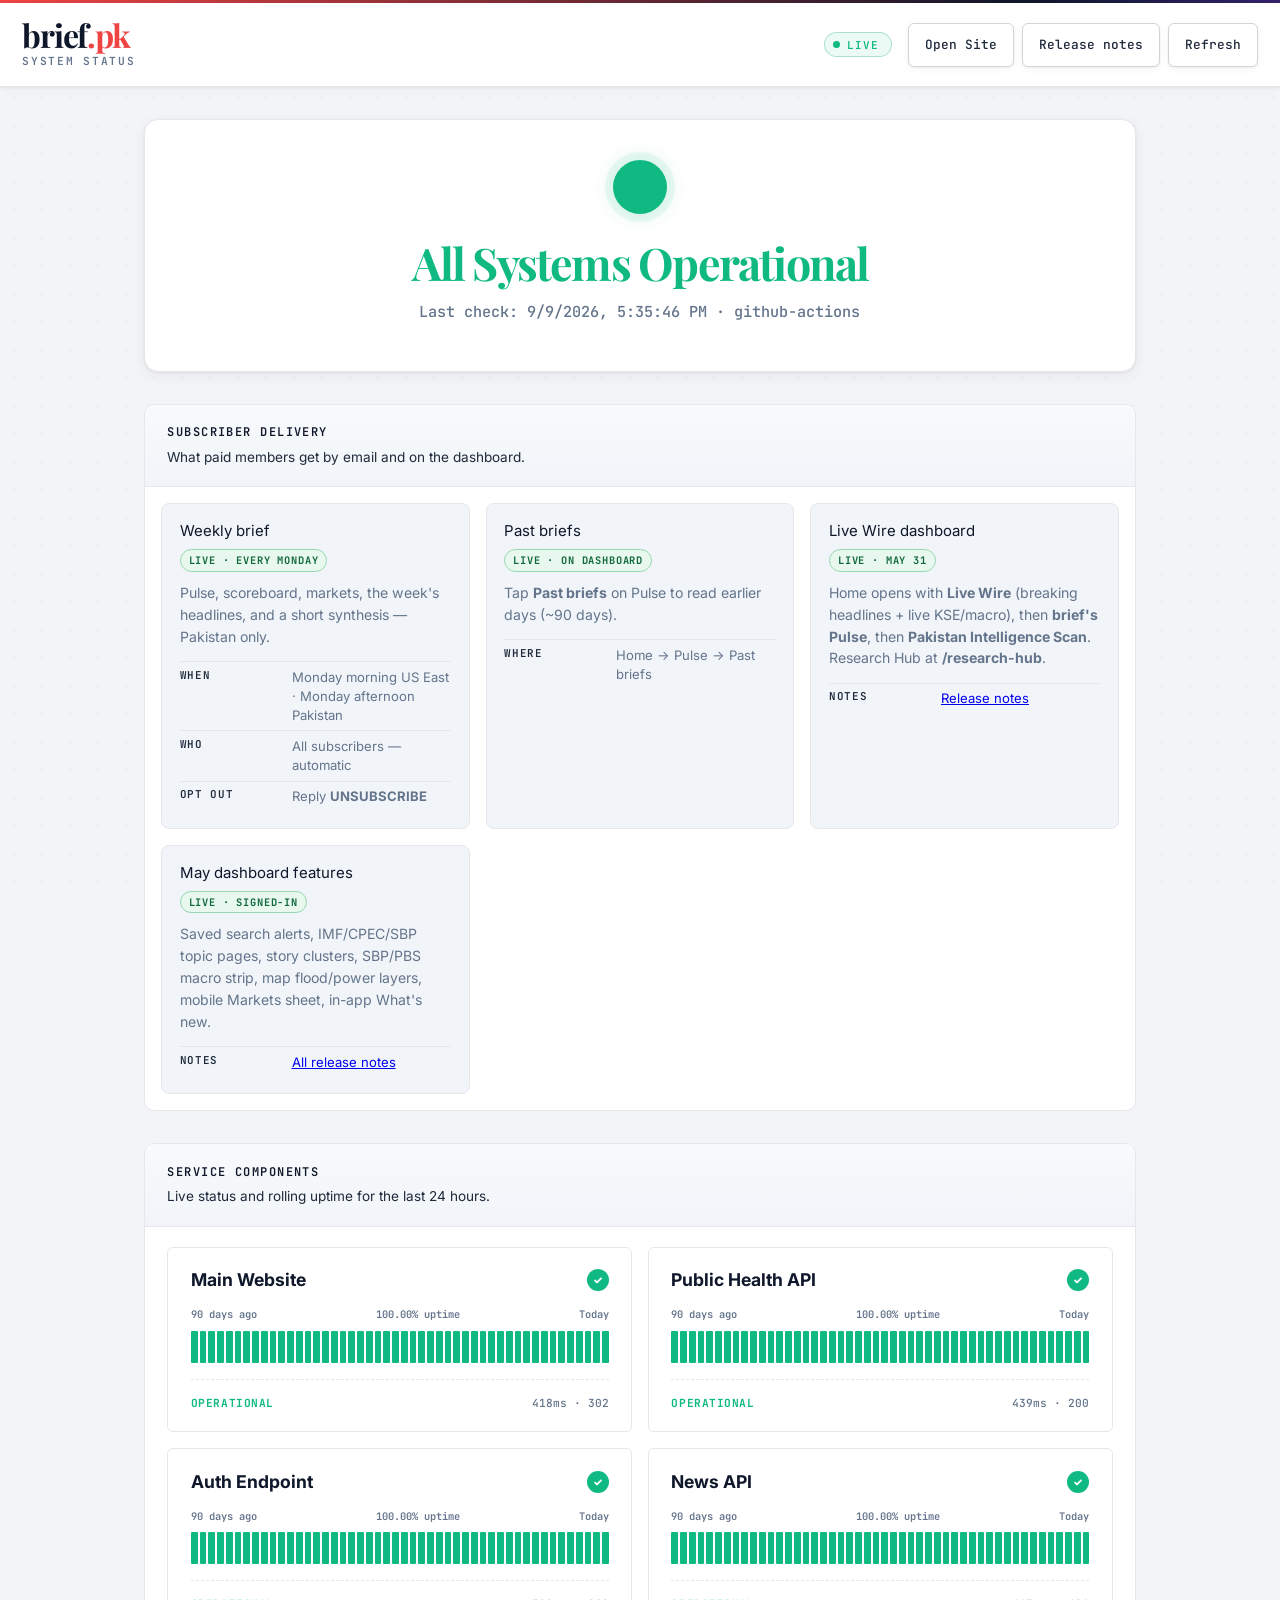
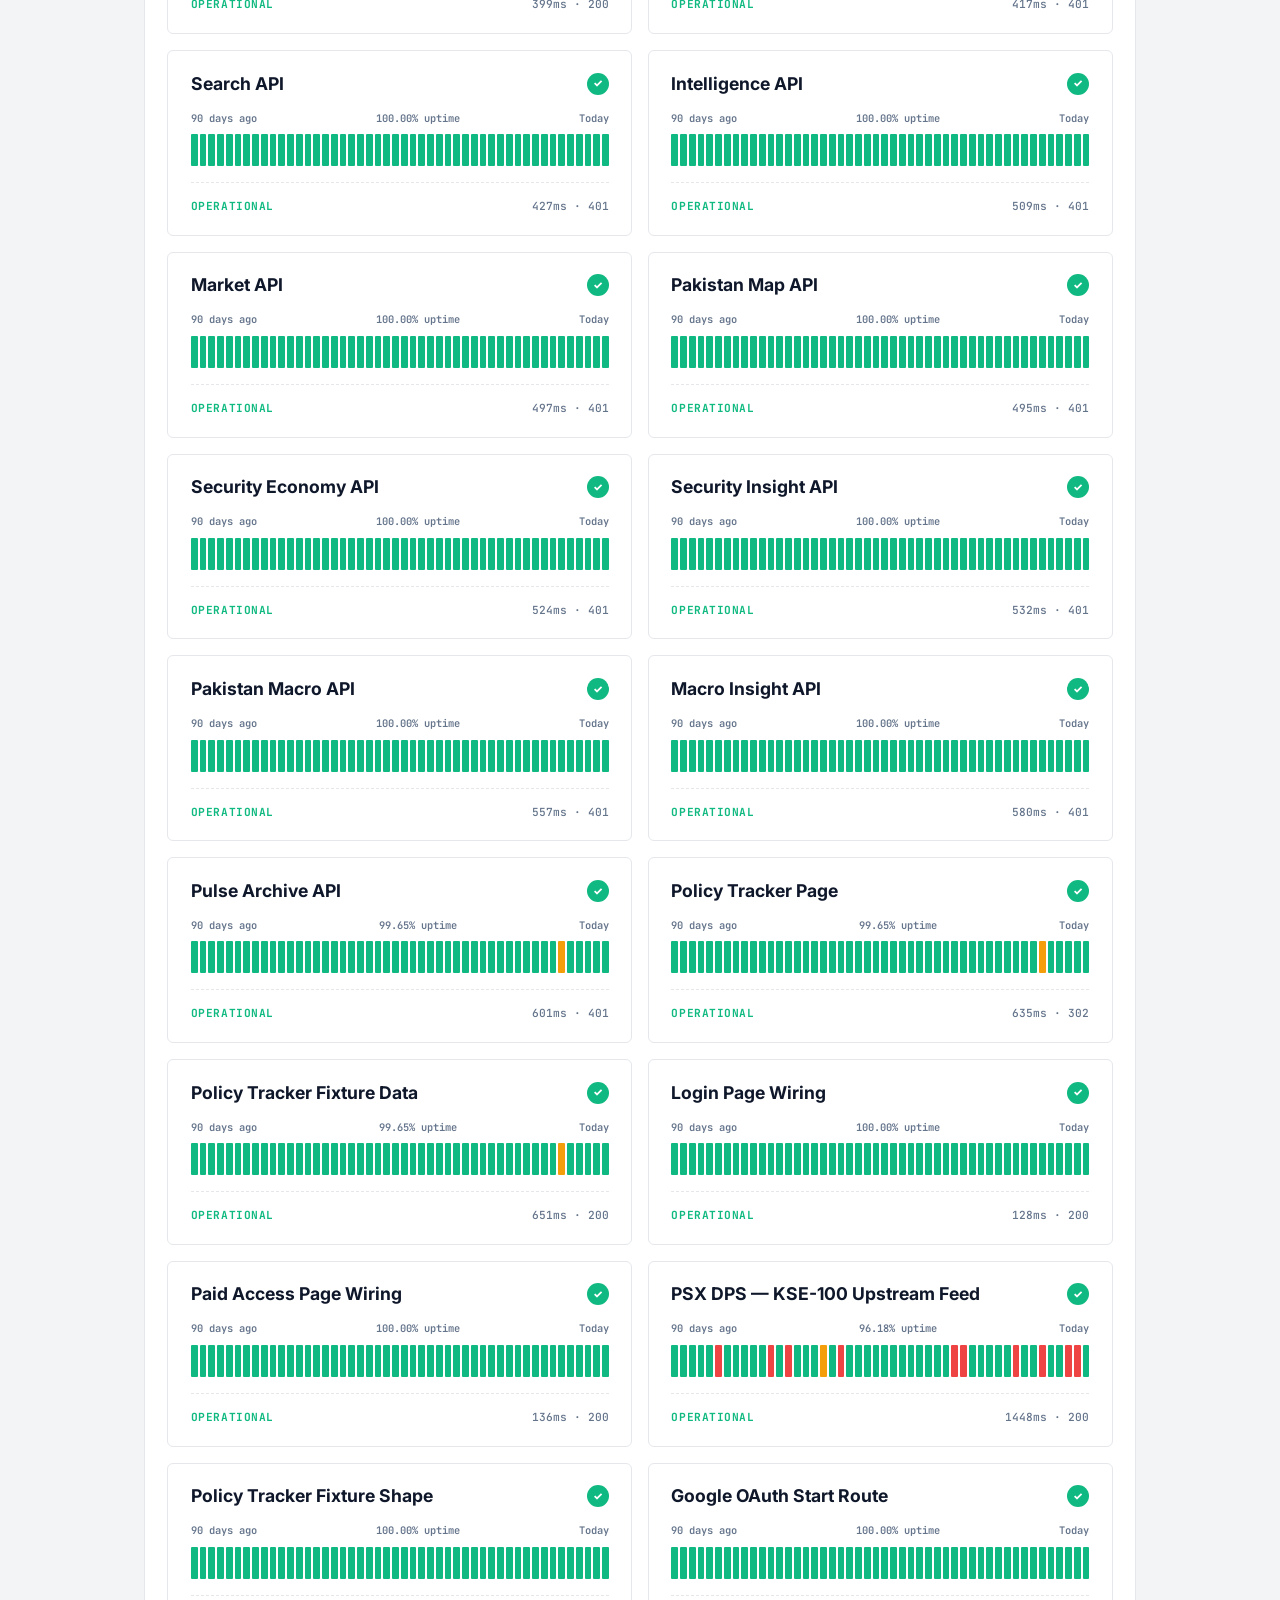
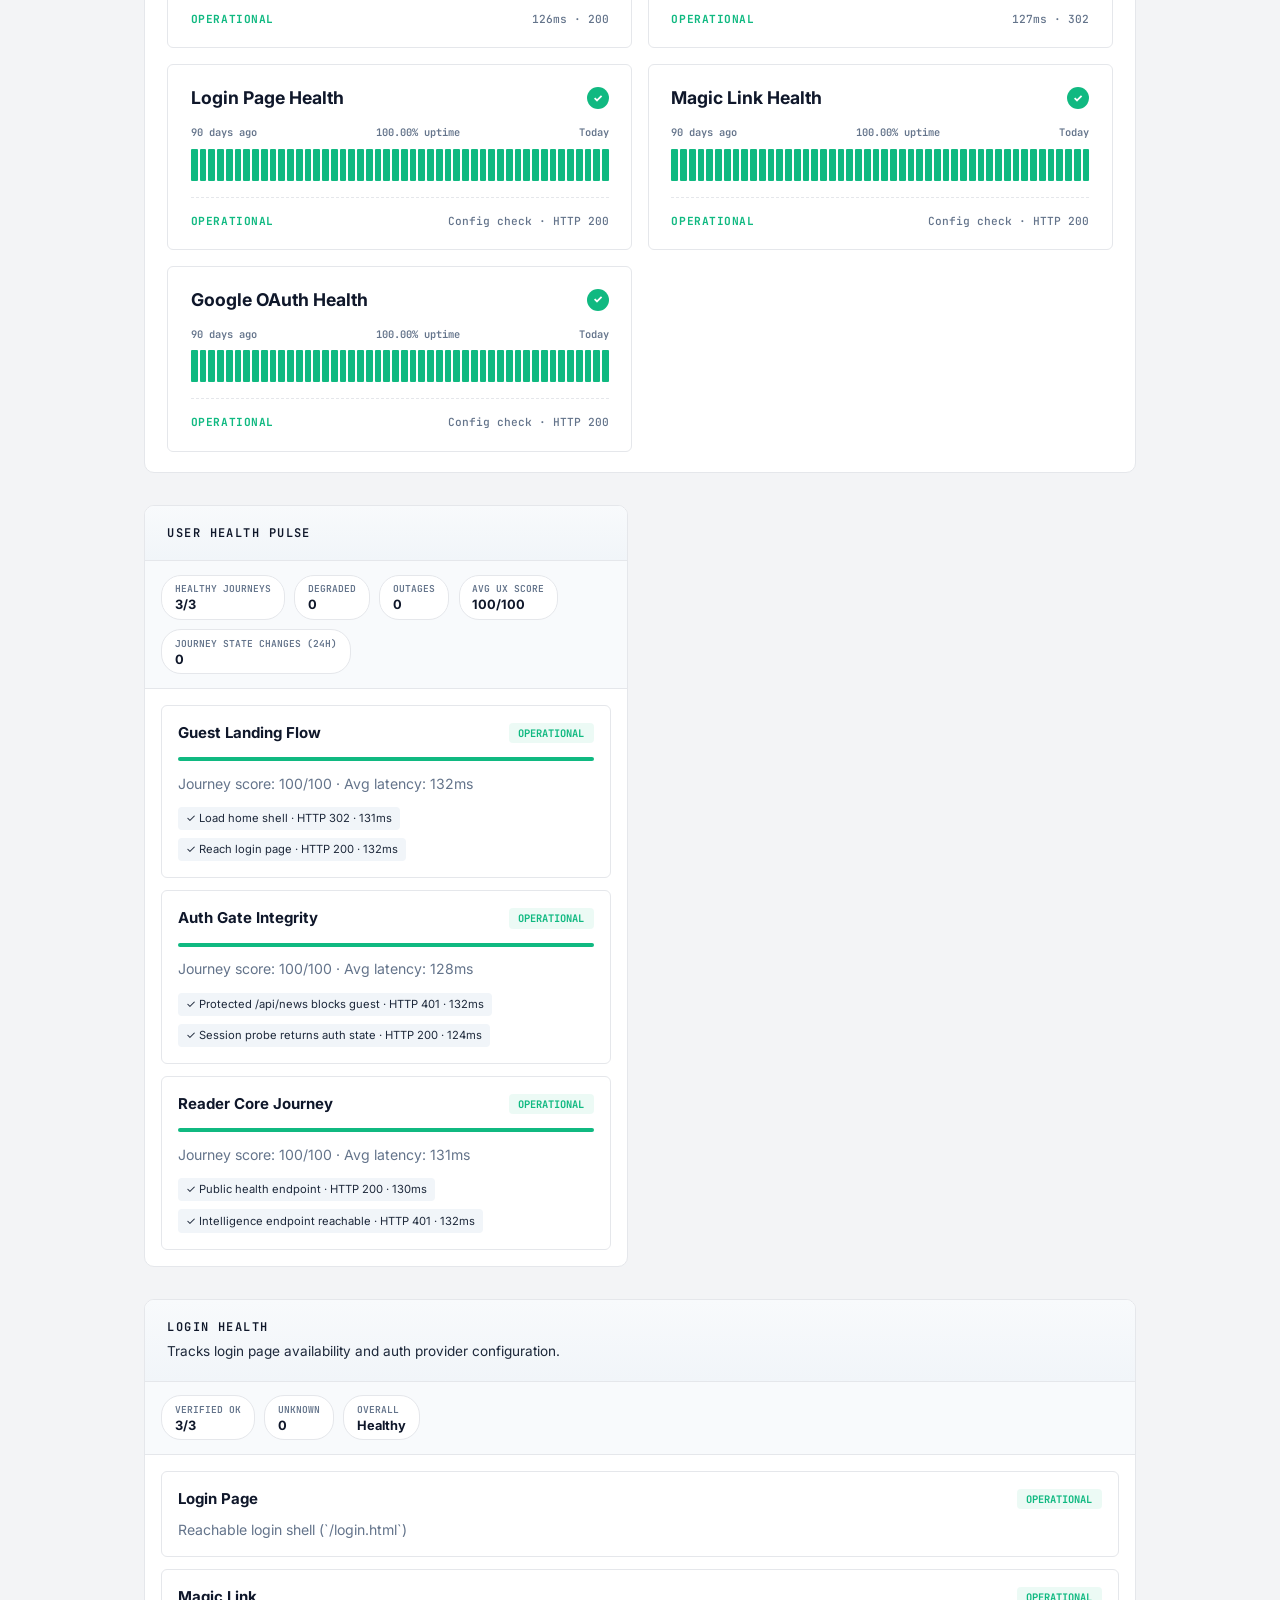
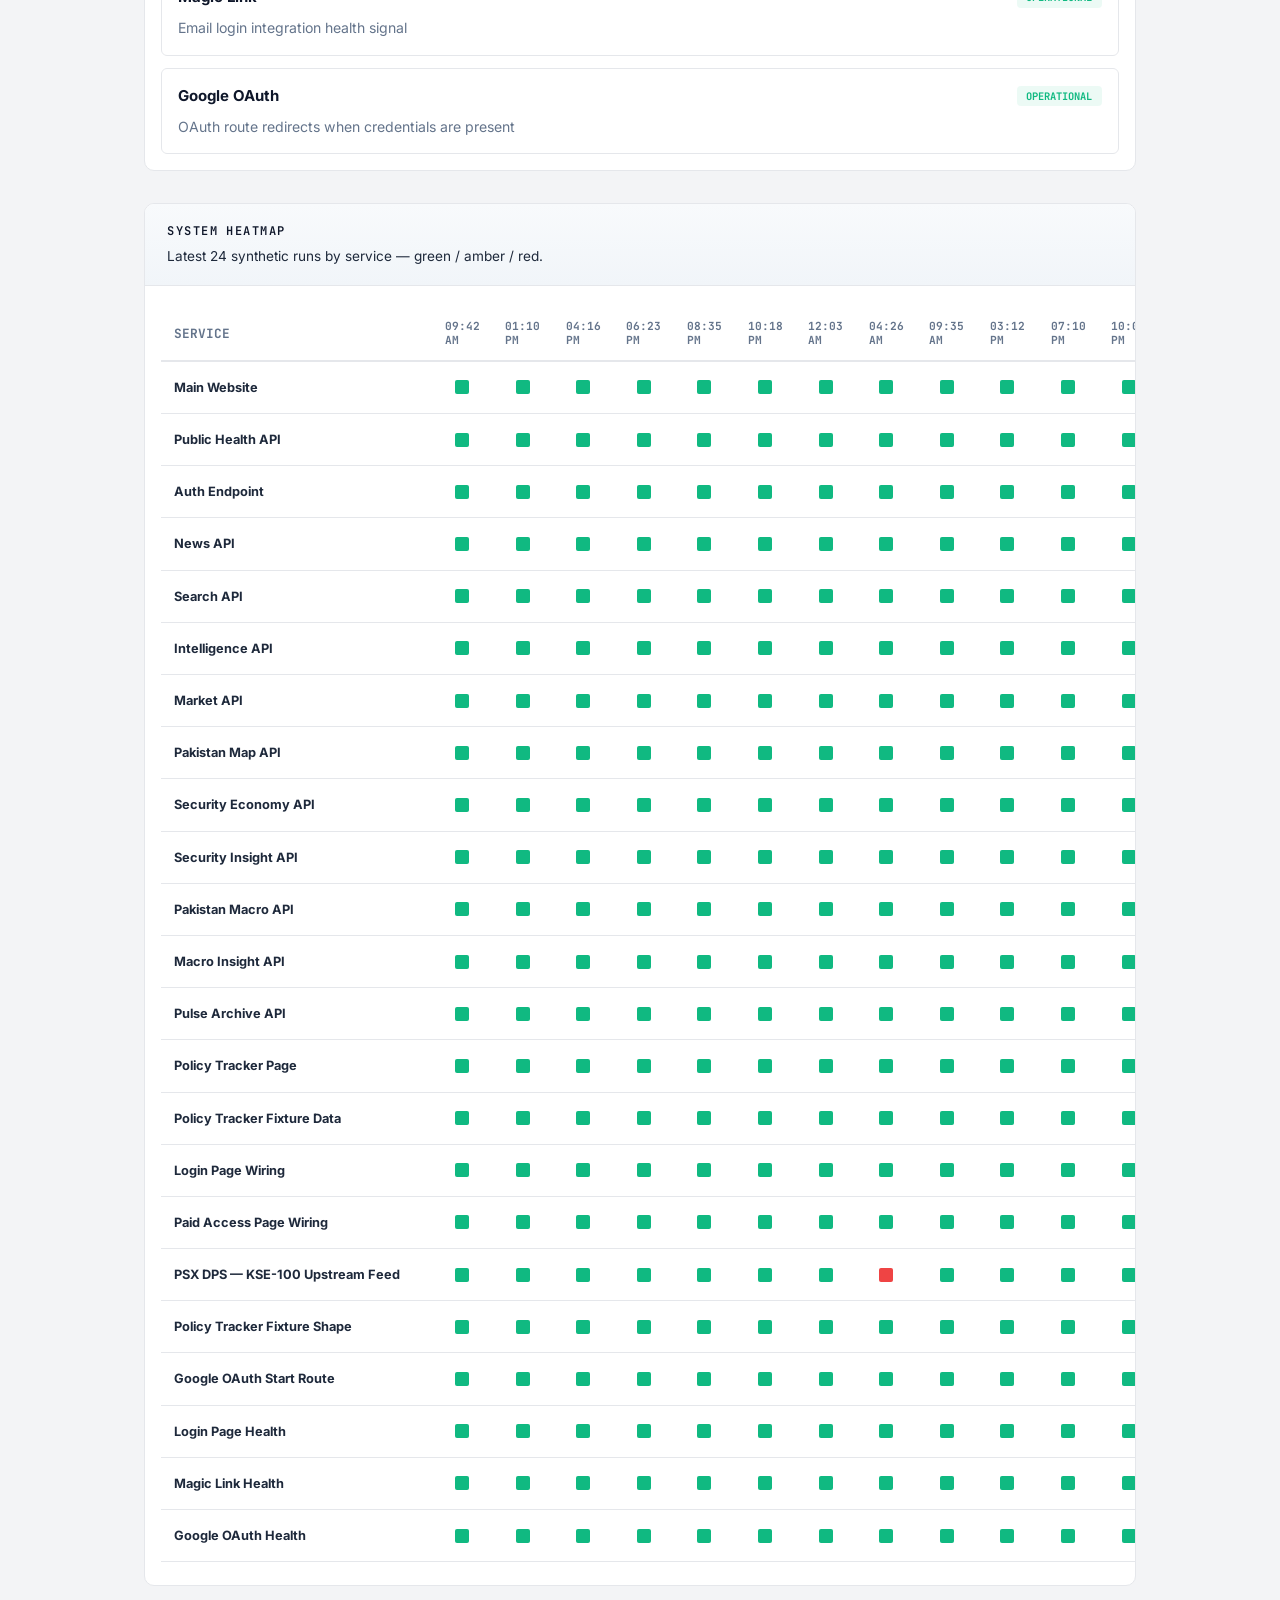
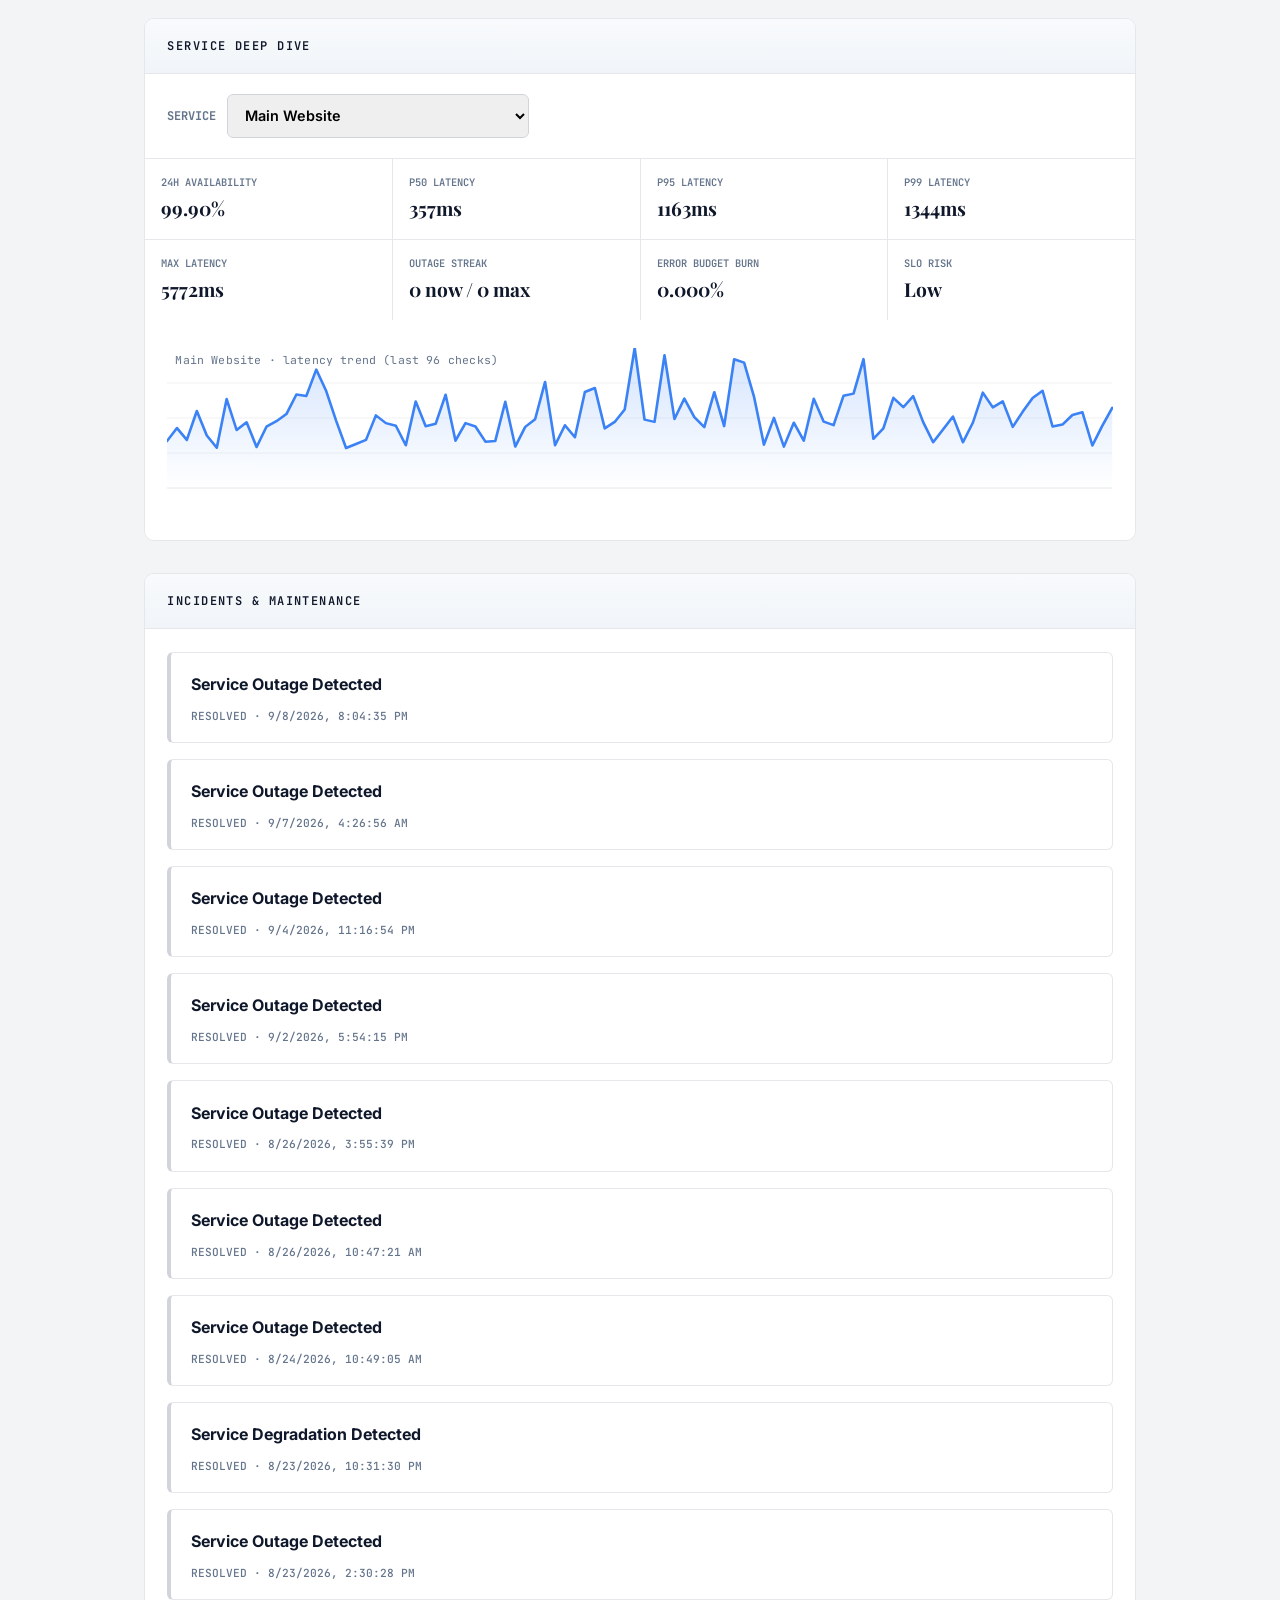
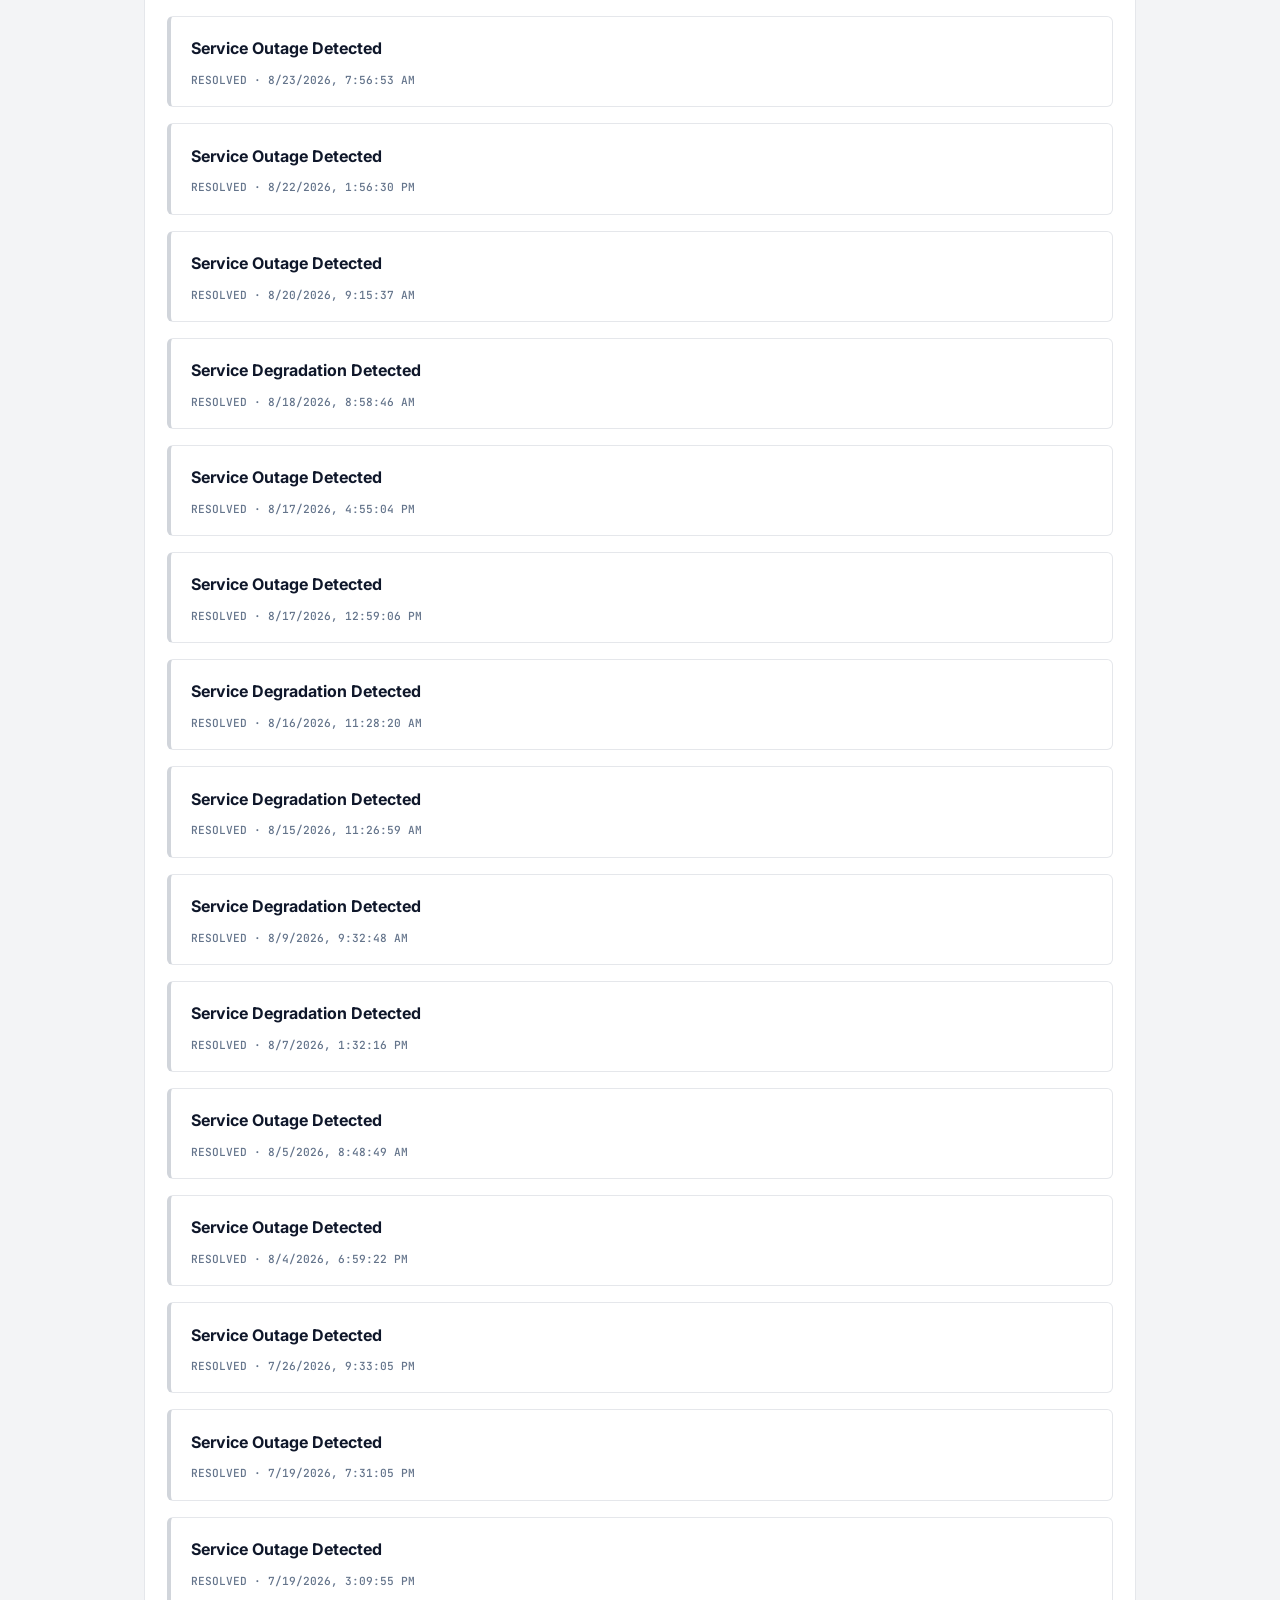
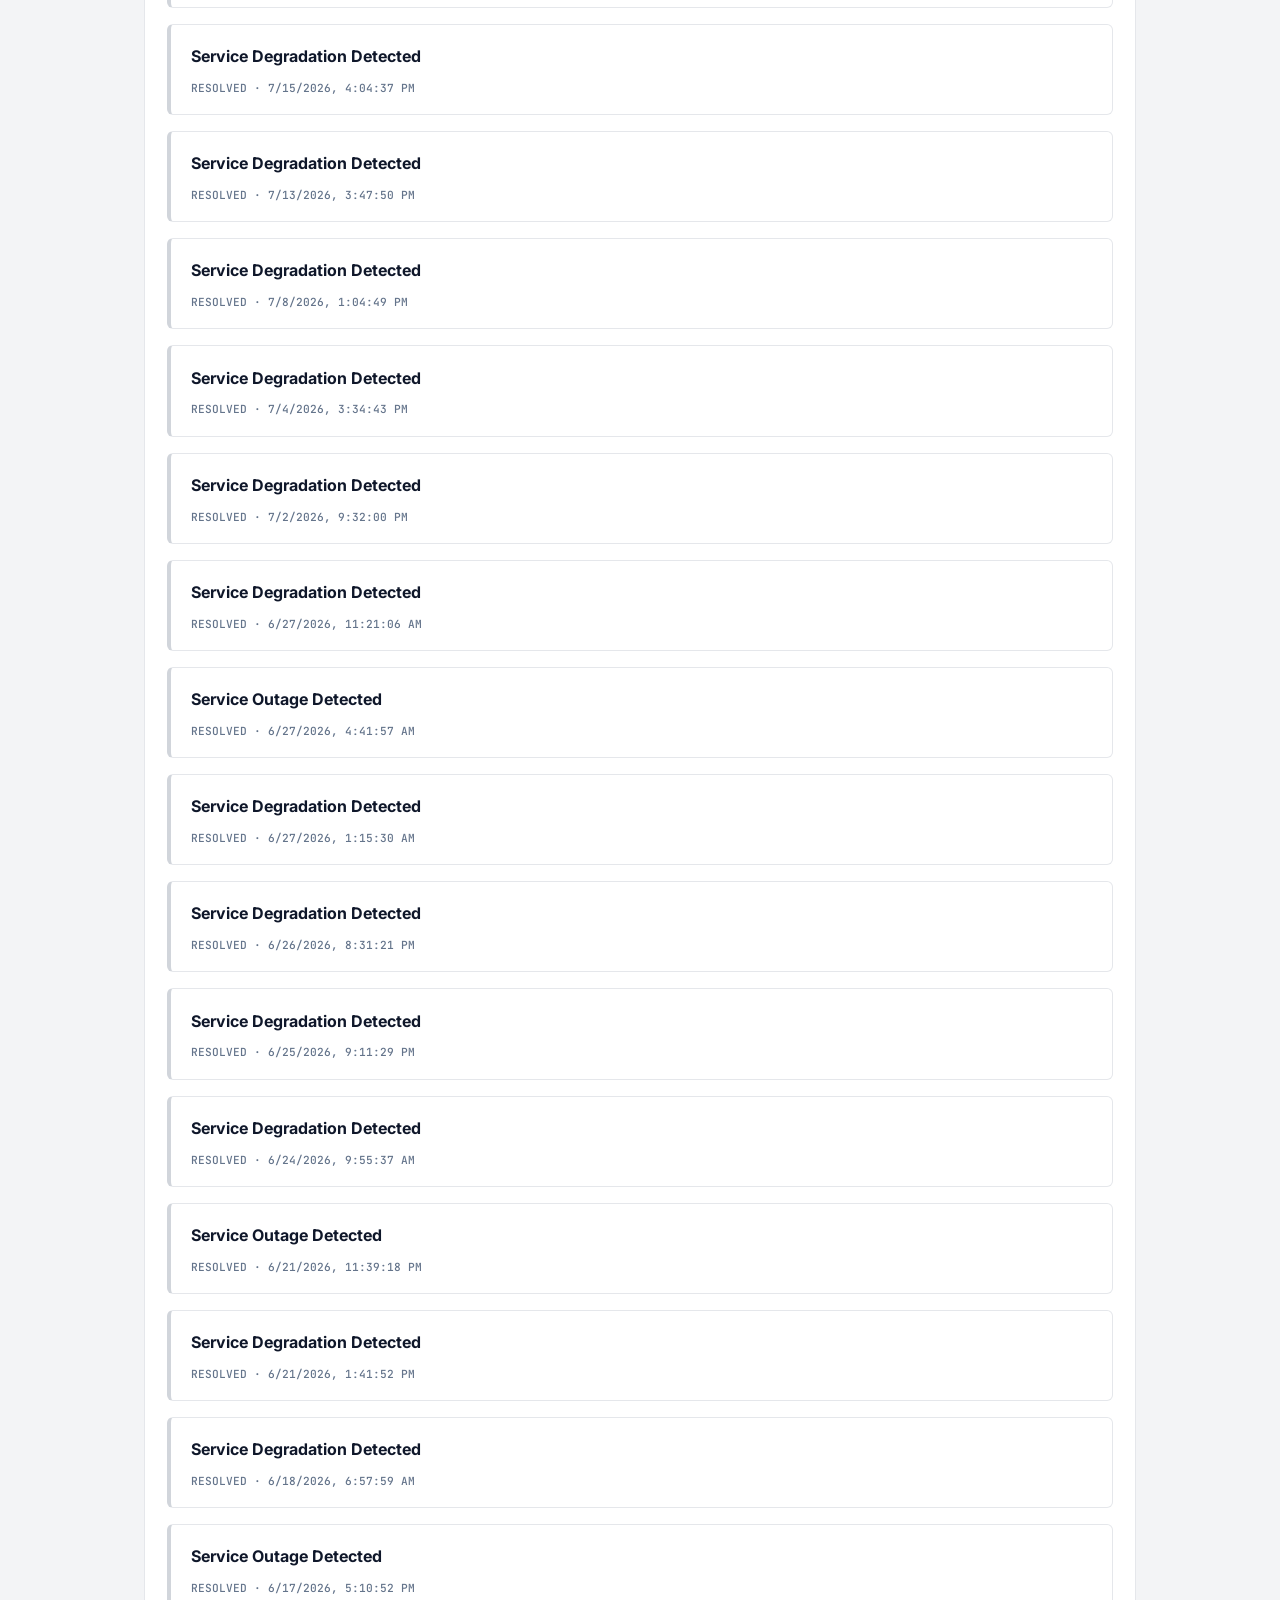
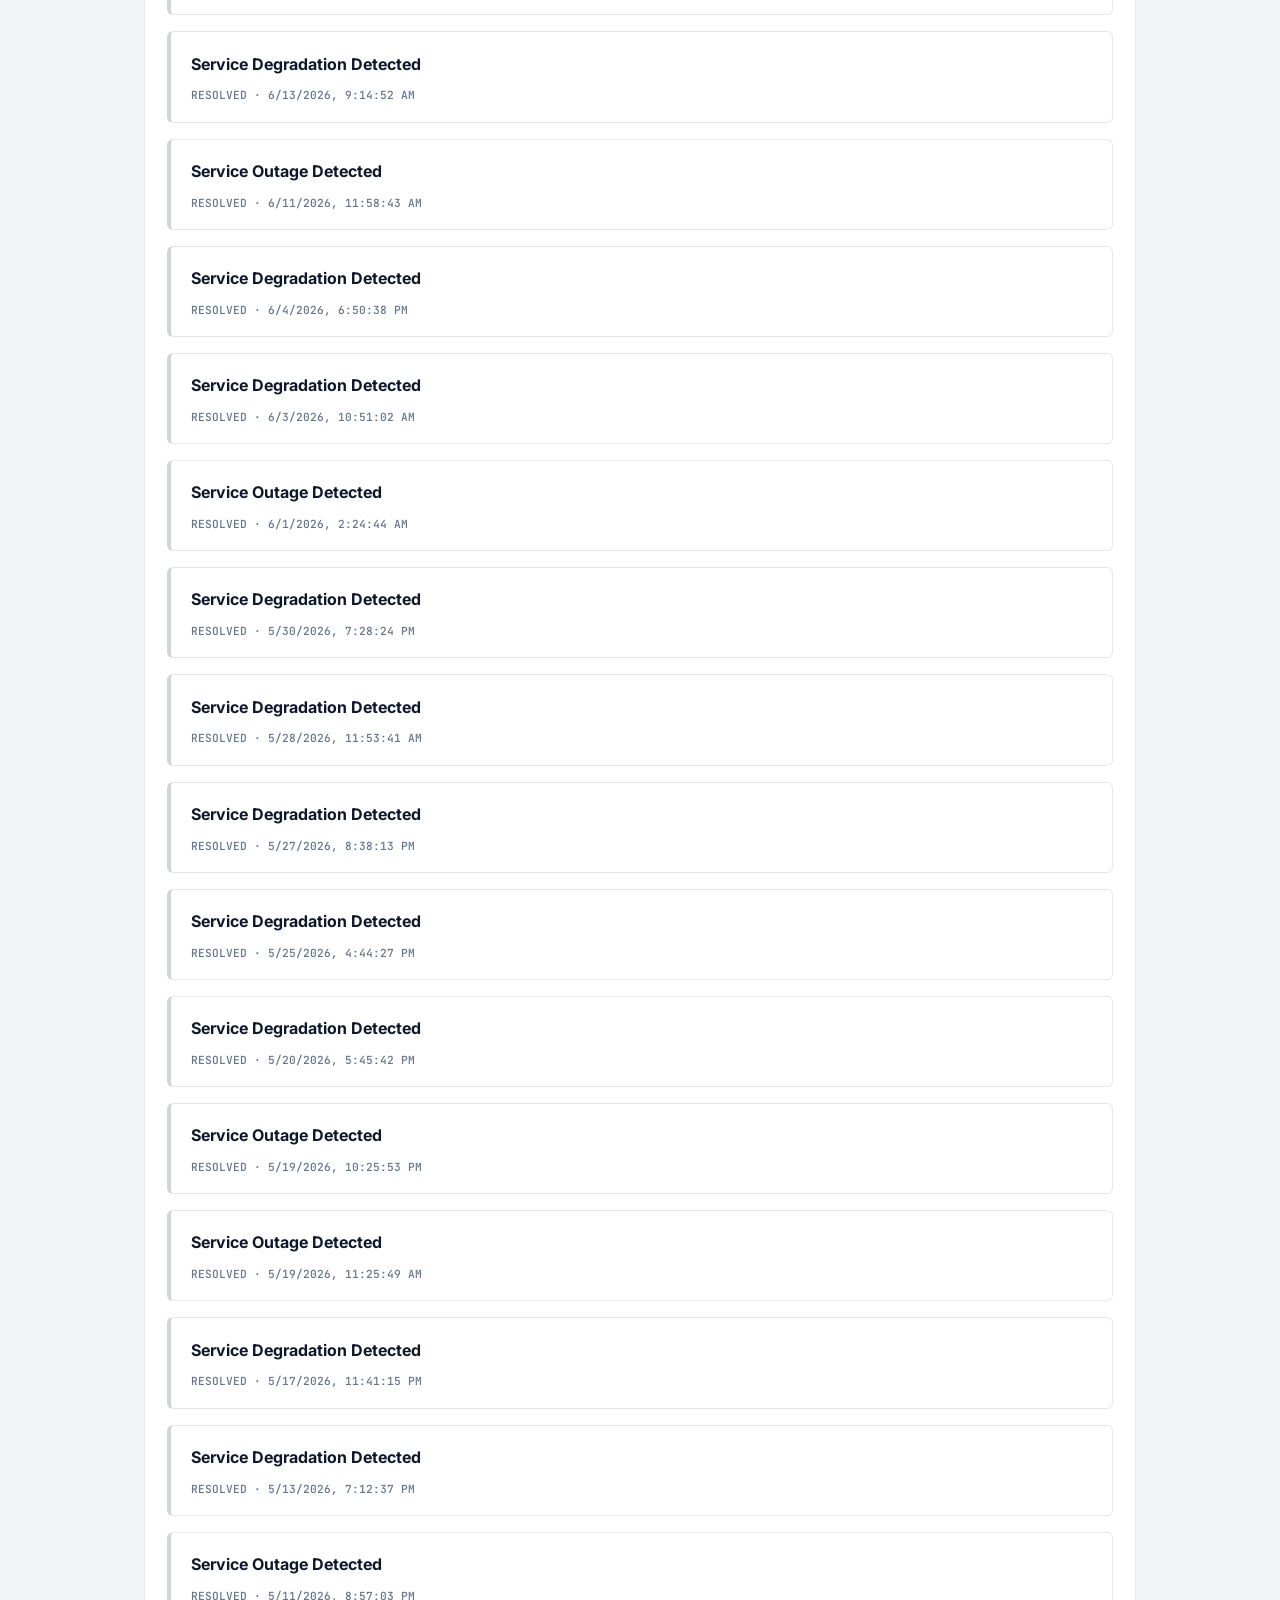
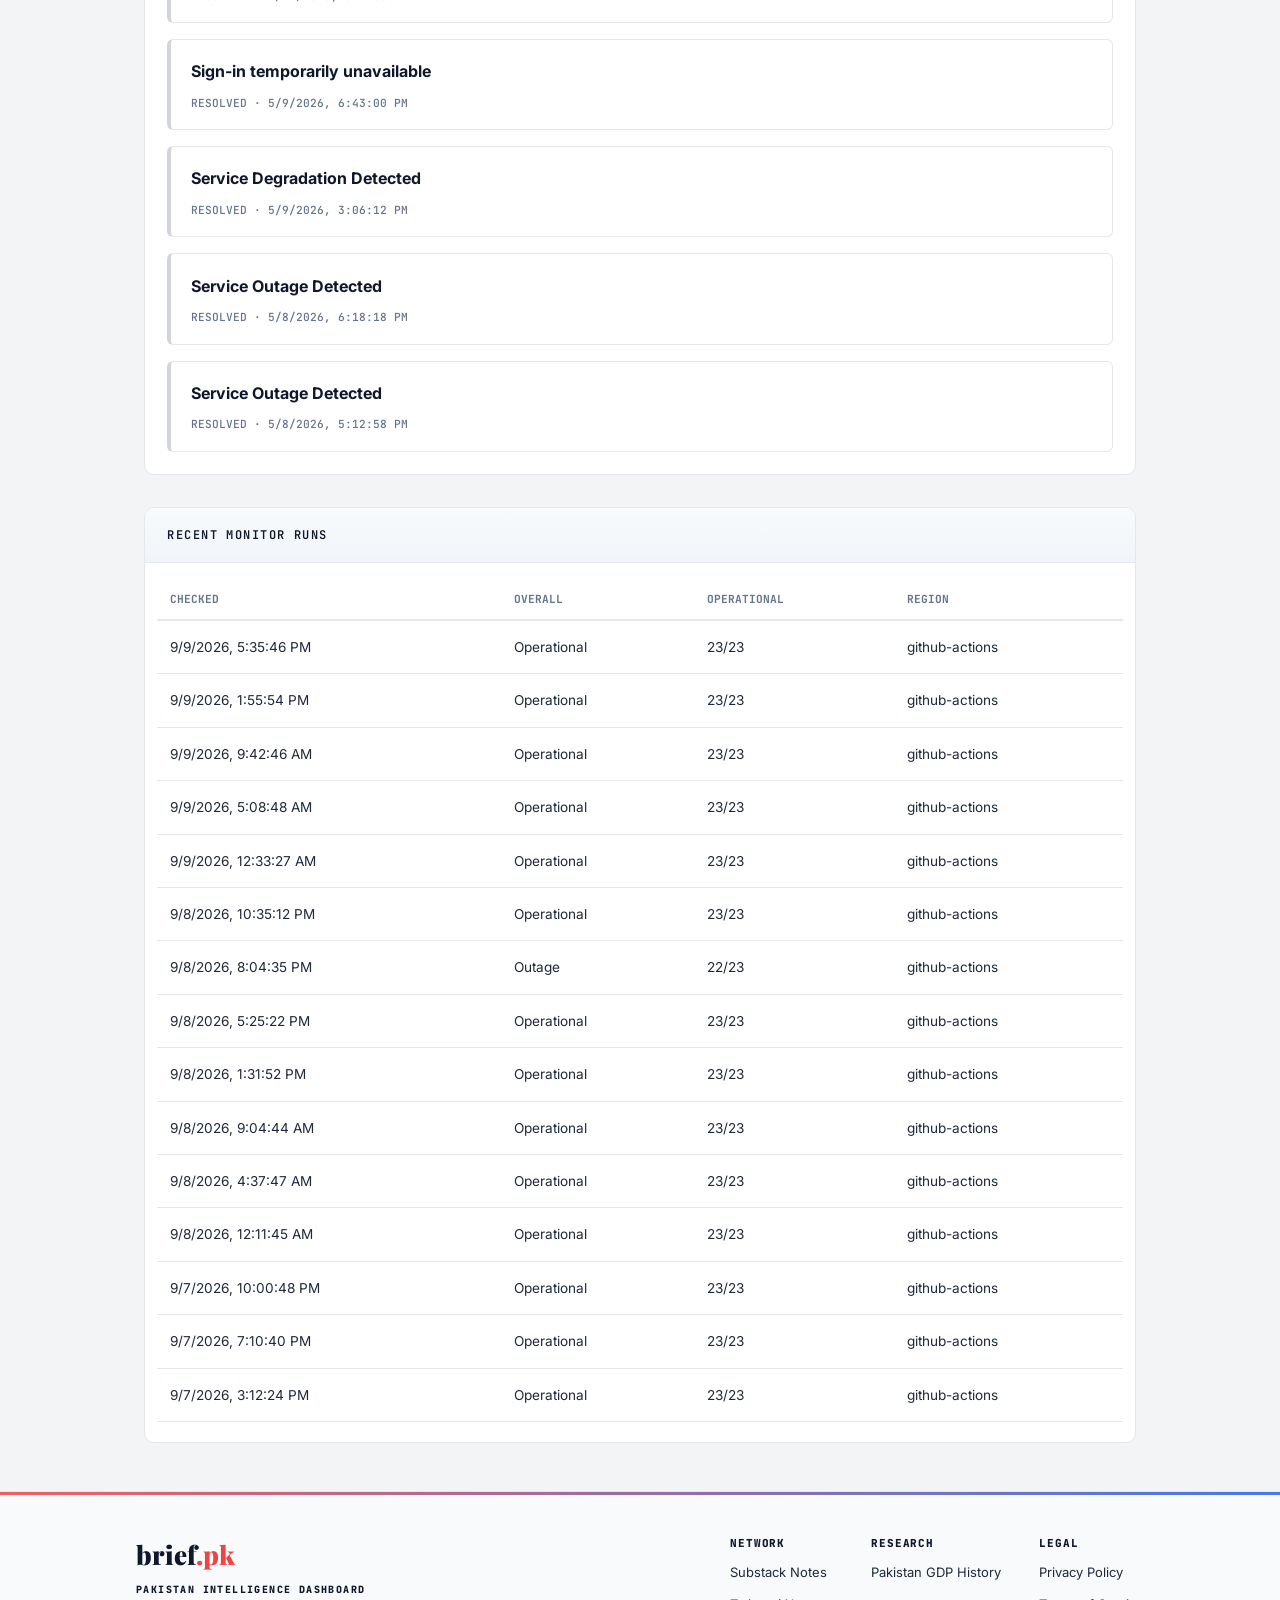
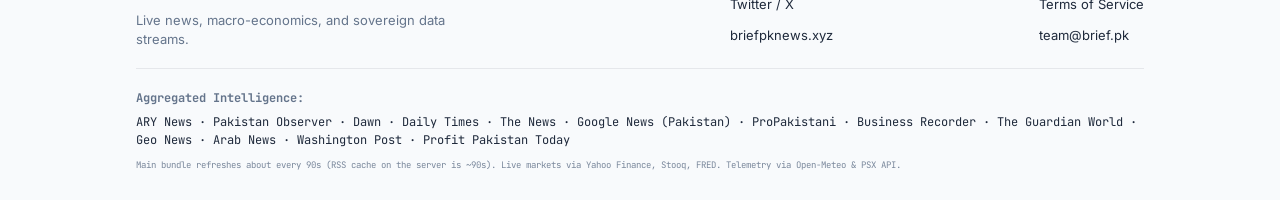
<file: index.html>
<!doctype html>
<html lang="en">
<head>
  <meta charset="utf-8">
  <meta name="viewport" content="width=device-width, initial-scale=1, viewport-fit=cover">
  <meta name="theme-color" content="#f3f4f6">
  <meta name="color-scheme" content="light">
  <title>briefpk status</title>
  <meta name="description" content="Official service health and incident status for briefpk news.">
  <link rel="apple-touch-icon" href="./img/app-icon.svg">
  <link rel="icon" href="data:image/svg+xml,<svg xmlns='http://www.w3.org/2000/svg' viewBox='0 0 32 32'><rect width='32' height='32' rx='6' fill='%231a2744'/><text x='5' y='23' font-size='20' font-family='Georgia,serif' font-weight='900' fill='%23ffffff'>b</text><text x='17' y='23' font-size='9' font-family='Georgia,serif' font-weight='700' fill='%23cc1020'>.</text><text x='20' y='23' font-size='9' font-family='monospace' font-weight='700' fill='%23cc1020'>pk</text></svg>">
  <link rel="preconnect" href="https://fonts.googleapis.com">
  <link rel="preconnect" href="https://fonts.gstatic.com" crossorigin>
  <link href="https://fonts.googleapis.com/css2?family=Inter:wght@400;500;600;700&family=JetBrains+Mono:wght@400;600&family=Playfair+Display:wght@600;700&display=swap" rel="stylesheet">
  <link rel="stylesheet" href="./styles.css">
</head>
<body>
  <div class="chrome-line" aria-hidden="true"></div>

  <!-- GitHub-style top incident banner (hidden by default) -->
  <div id="incidentBanner" class="incident-banner hidden">
    <div class="banner-content">
      <div class="banner-title" id="bannerTitle">Service Outage Detected</div>
      <div class="banner-meta" id="bannerMeta">Investigating issues with core APIs.</div>
      <a href="#incidentList" class="banner-link">View Details</a>
    </div>
  </div>

  <header class="topbar">
    <div class="brand-wrap">
      <div class="main-logo">brief<span class="dot-pk">.pk</span></div>
      <h1>System Status</h1>
    </div>
    <div class="topbar-right">
      <div class="live-badge" aria-label="Live monitoring active">
        <div class="live-dot"></div>
        LIVE
      </div>
      <div class="top-actions">
        <a class="ghost-btn" href="https://www.briefpknews.xyz" target="_blank" rel="noreferrer">Open Site</a>
        <a class="ghost-btn" href="./changelog.html">Release notes</a>
        <button id="refreshBtn" class="ghost-btn" type="button">Refresh</button>
      </div>
    </div>
  </header>

  <main class="layout">

    <section class="status-hero" id="overallCard">
      <div class="hero-status-row">
        <div class="status-orb" id="statusOrb" aria-hidden="true"></div>
        <div>
          <h2 id="overallState">All Systems Operational</h2>
          <div class="hero-meta" id="overallMeta">Last check: --</div>
        </div>
      </div>
    </section>

    <section class="panel panel-delivery">
      <div class="panel-head">
        <h2>Subscriber delivery</h2>
        <p>What paid members get by email and on the dashboard.</p>
      </div>
      <div class="delivery-grid">
        <article class="delivery-card">
          <h3>Weekly brief</h3>
          <p class="delivery-status delivery-status--live">Live · every Monday</p>
          <p>Pulse, scoreboard, markets, the week's headlines, and a short synthesis — Pakistan only.</p>
          <dl class="delivery-meta">
            <div><dt>When</dt><dd>Monday morning US East · Monday afternoon Pakistan</dd></div>
            <div><dt>Who</dt><dd>All subscribers — automatic</dd></div>
            <div><dt>Opt out</dt><dd>Reply <strong>UNSUBSCRIBE</strong></dd></div>
          </dl>
        </article>
        <article class="delivery-card">
          <h3>Past briefs</h3>
          <p class="delivery-status delivery-status--live">Live · on dashboard</p>
          <p>Tap <strong>Past briefs</strong> on Pulse to read earlier days (~90 days).</p>
          <dl class="delivery-meta">
            <div><dt>Where</dt><dd>Home → Pulse → Past briefs</dd></div>
          </dl>
        </article>
        <article class="delivery-card">
          <h3>Live Wire dashboard</h3>
          <p class="delivery-status delivery-status--live">Live · May 31</p>
          <p>Home opens with <strong>Live Wire</strong> (breaking headlines + live KSE/macro), then <strong>brief's Pulse</strong>, then <strong>Pakistan Intelligence Scan</strong>. Research Hub at <strong>/research-hub</strong>.</p>
          <dl class="delivery-meta">
            <div><dt>Notes</dt><dd><a href="./changelog.html#chg-2026-05-31-live-wire-dashboard">Release notes</a></dd></div>
          </dl>
        </article>
        <article class="delivery-card">
          <h3>May dashboard features</h3>
          <p class="delivery-status delivery-status--live">Live · signed-in</p>
          <p>Saved search alerts, IMF/CPEC/SBP topic pages, story clusters, SBP/PBS macro strip, map flood/power layers, mobile Markets sheet, in-app What's new.</p>
          <dl class="delivery-meta">
            <div><dt>Notes</dt><dd><a href="./changelog.html">All release notes</a></dd></div>
          </dl>
        </article>
      </div>
    </section>

    <!-- GitHub-style Service Grid -->
    <section class="panel">
      <div class="panel-head">
        <h2>Service Components</h2>
        <p>Live status and rolling uptime for the last 24 hours.</p>
      </div>
      <div class="status-grid" id="statusGrid">
        <!-- Rendered by app.js -->
      </div>
    </section>

    <div class="split-layout">
      <section class="panel">
        <div class="panel-head">
          <h2>User Health Pulse</h2>
        </div>
        <div id="userPulseSummary" class="user-pulse-summary"></div>
        <div id="userPulseGrid" class="user-pulse-grid"></div>
      </section>
    </div>

    <section class="panel">
      <div class="panel-head">
        <h2>Login Health</h2>
        <p>Tracks login page availability and auth provider configuration.</p>
      </div>
      <div id="loginHealthSummary" class="user-pulse-summary"></div>
      <div id="loginHealthGrid" class="user-pulse-grid"></div>
    </section>

    <section class="panel">
      <div class="panel-head">
        <h2>System Heatmap</h2>
        <p>Latest 24 synthetic runs by service — green / amber / red.</p>
      </div>
      <div id="heatmapWrap"></div>
    </section>

    <section class="panel">
      <div class="panel-head">
        <h2>Service Deep Dive</h2>
      </div>
      <div class="deep-controls">
        <label for="serviceSelect">Service</label>
        <select id="serviceSelect"></select>
      </div>
      <div class="deep-kpis" id="deepKpis"></div>
      <div class="deep-chart-wrap">
        <svg id="latencySpark" viewBox="0 0 900 160" preserveAspectRatio="none" aria-label="latency trend"></svg>
      </div>
    </section>

    <section class="panel" id="incidentPanel">
      <div class="panel-head">
        <h2>Incidents &amp; Maintenance</h2>
      </div>
      <div id="incidentList" class="incident-list"></div>
    </section>

    <section class="panel">
      <div class="panel-head">
        <h2>Recent Monitor Runs</h2>
      </div>
      <div id="historyTableWrap"></div>
    </section>

  </main>

  <footer class="site-footer">
    <div class="footer-glass-bar"></div>
    <div class="footer-inner">
      <div class="footer-main">
        <div class="footer-brand">
          <span class="footer-logo">brief<span class="brand-dot">.pk</span></span>
          <span class="footer-tagline">Pakistan Intelligence Dashboard</span>
          <p class="footer-desc">Live news, macro-economics, and sovereign data streams.</p>
        </div>
        <div class="footer-nav">
          <div class="footer-col">
            <h4 class="footer-col-title">Network</h4>
            <a href="https://brief.pk" target="_blank" rel="noreferrer">Substack Notes</a>
            <a href="https://x.com/brief_pk" target="_blank" rel="noreferrer">Twitter / X</a>
            <a href="https://www.briefpknews.xyz" target="_blank" rel="noreferrer">briefpknews.xyz</a>
          </div>
          <div class="footer-col">
            <h4 class="footer-col-title">Research</h4>
            <a href="https://www.briefpknews.xyz/pakistangdphistory" target="_blank" rel="noreferrer">Pakistan GDP History</a>
          </div>
          <div class="footer-col">
            <h4 class="footer-col-title">Legal</h4>
            <a href="https://www.briefpknews.xyz/privacy.html" target="_blank" rel="noreferrer">Privacy Policy</a>
            <a href="https://www.briefpknews.xyz/terms.html" target="_blank" rel="noreferrer">Terms of Service</a>
            <a href="mailto:team@brief.pk">team@brief.pk</a>
          </div>
        </div>
      </div>
      <div class="footer-bottom">
        <div class="footer-sources-label">
          <span class="src-title">Aggregated Intelligence:</span> <span id="footerSourceList">ARY News · Pakistan Observer · Dawn · Daily Times · The News · Google News (Pakistan) · ProPakistani · Business Recorder · The Guardian World · Geo News · Arab News · Washington Post · Profit Pakistan Today</span>
        </div>
        <div class="footer-note">
          Main bundle refreshes about every 90s (RSS cache on the server is ~90s). Live markets via Yahoo Finance, Stooq, FRED. Telemetry via Open-Meteo & PSX API.
        </div>
      </div>
    </div>
  </footer>

  <script src="./app.js"></script>
</body>
</html>
</file>
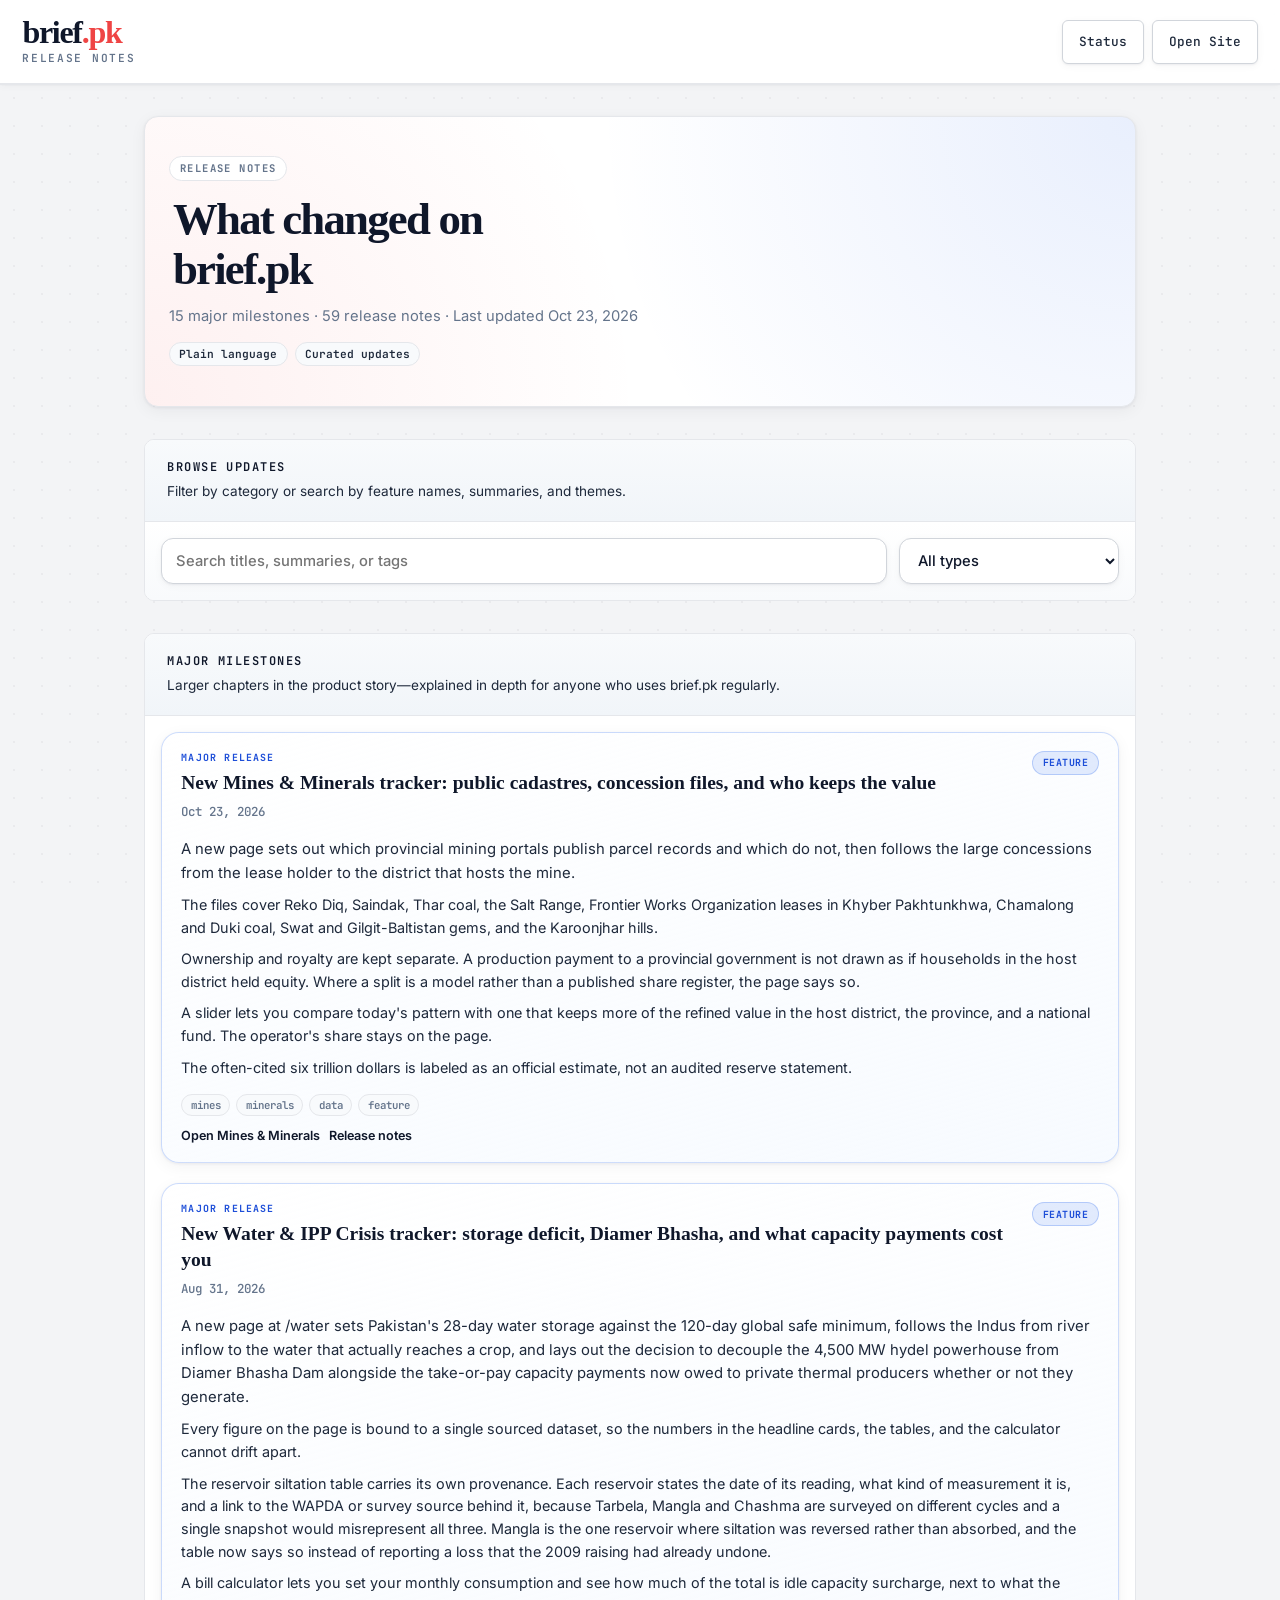
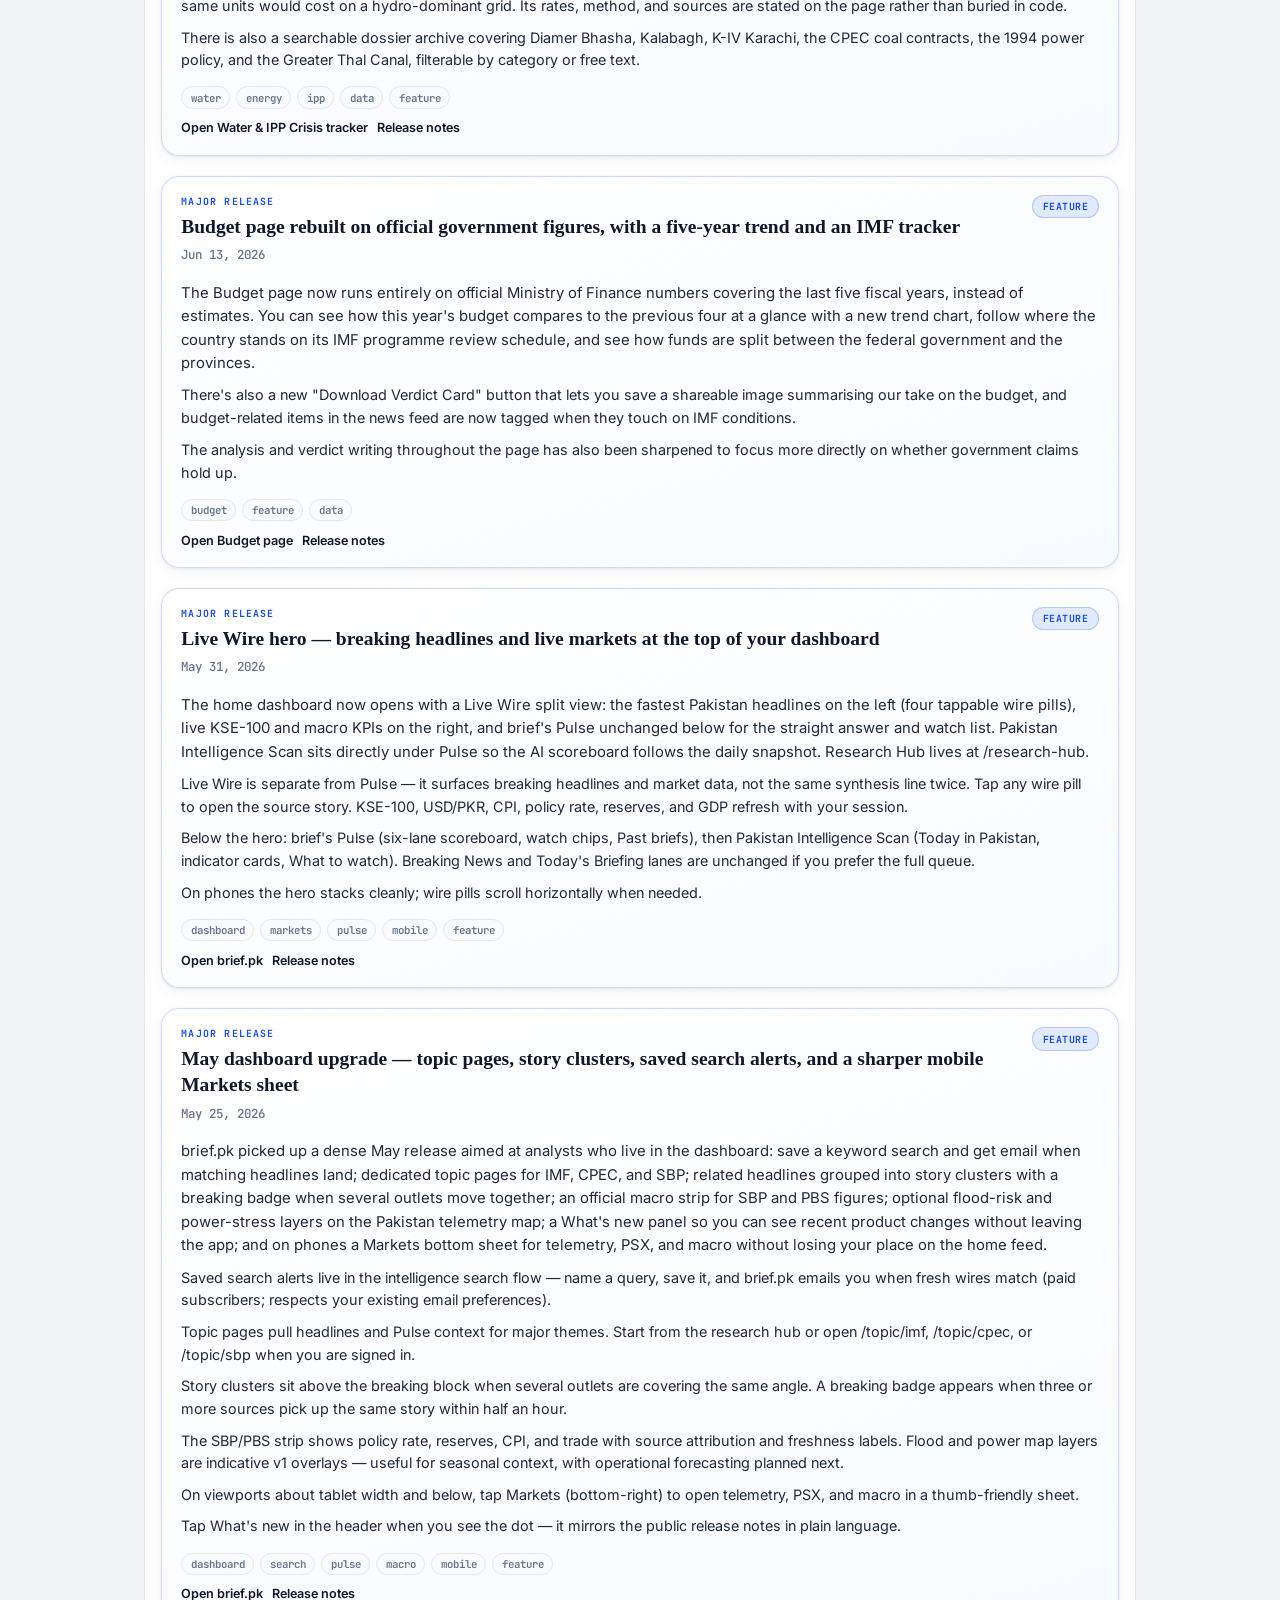
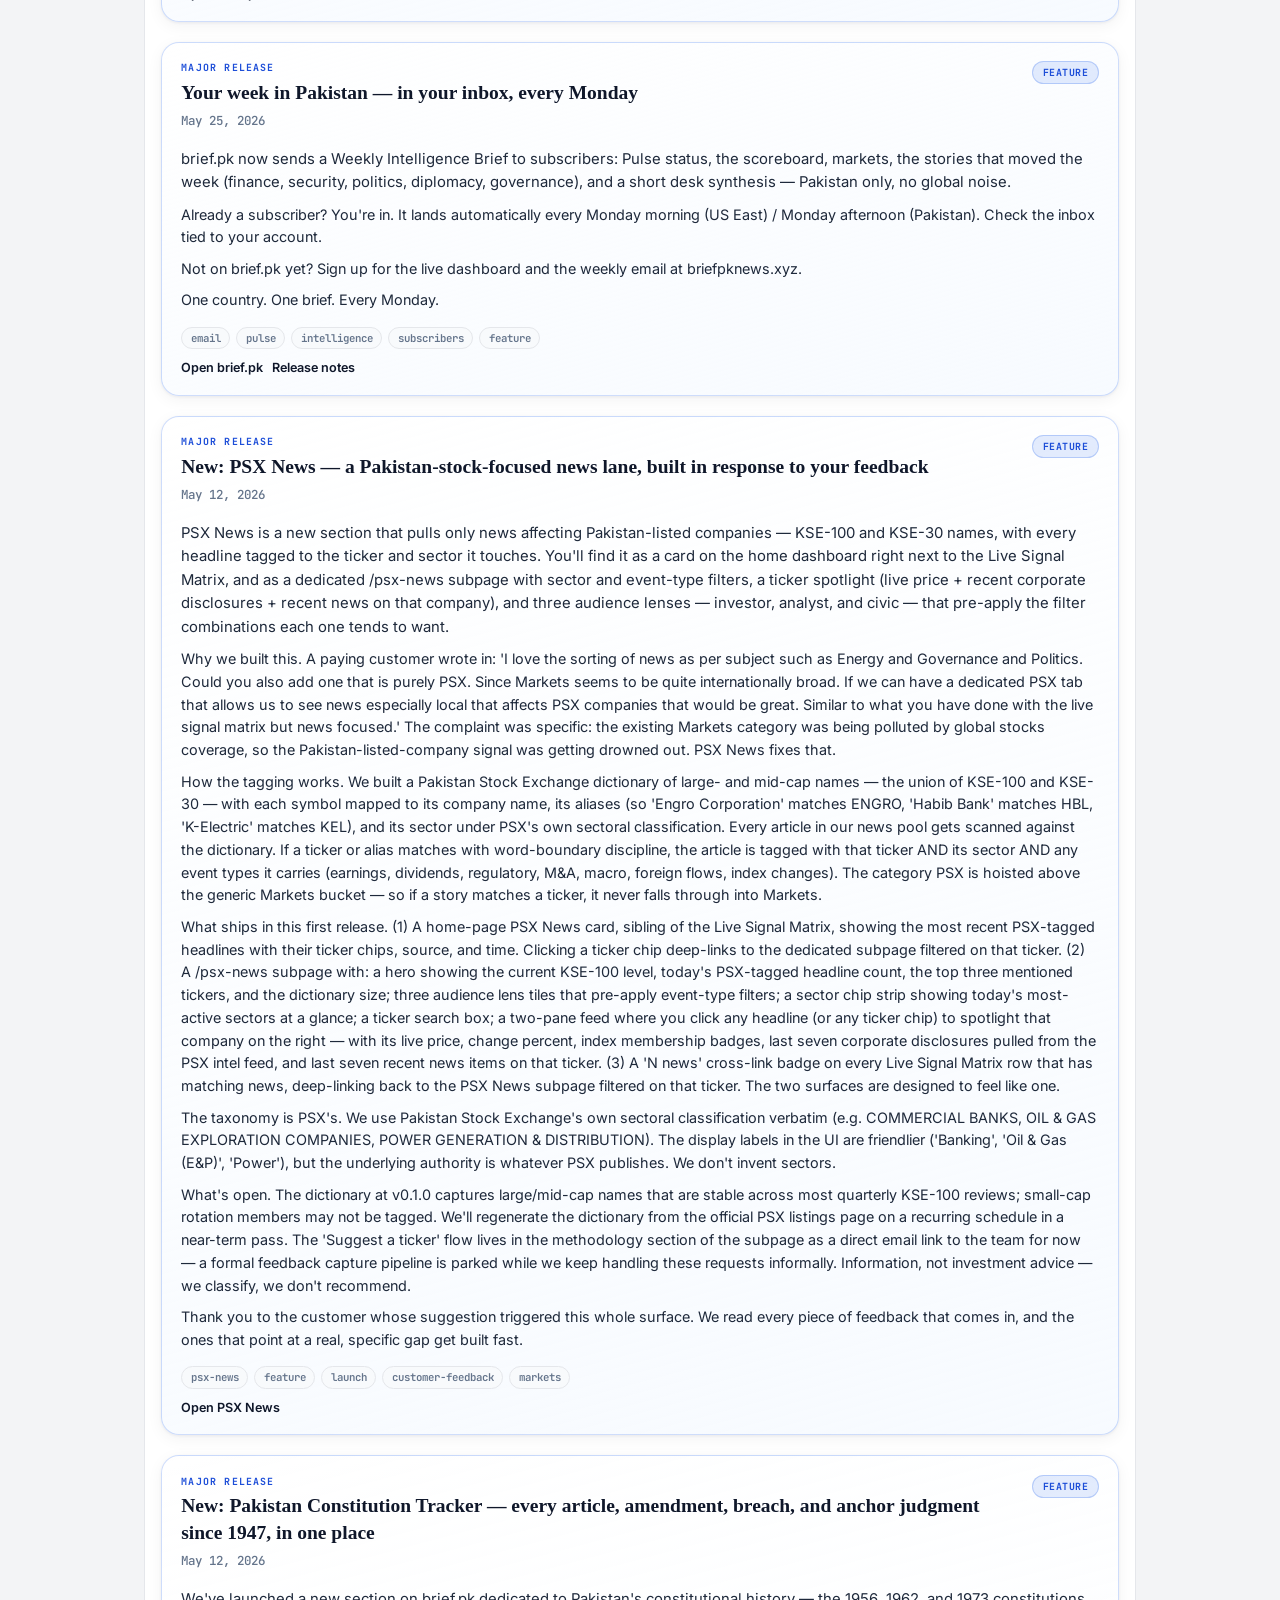
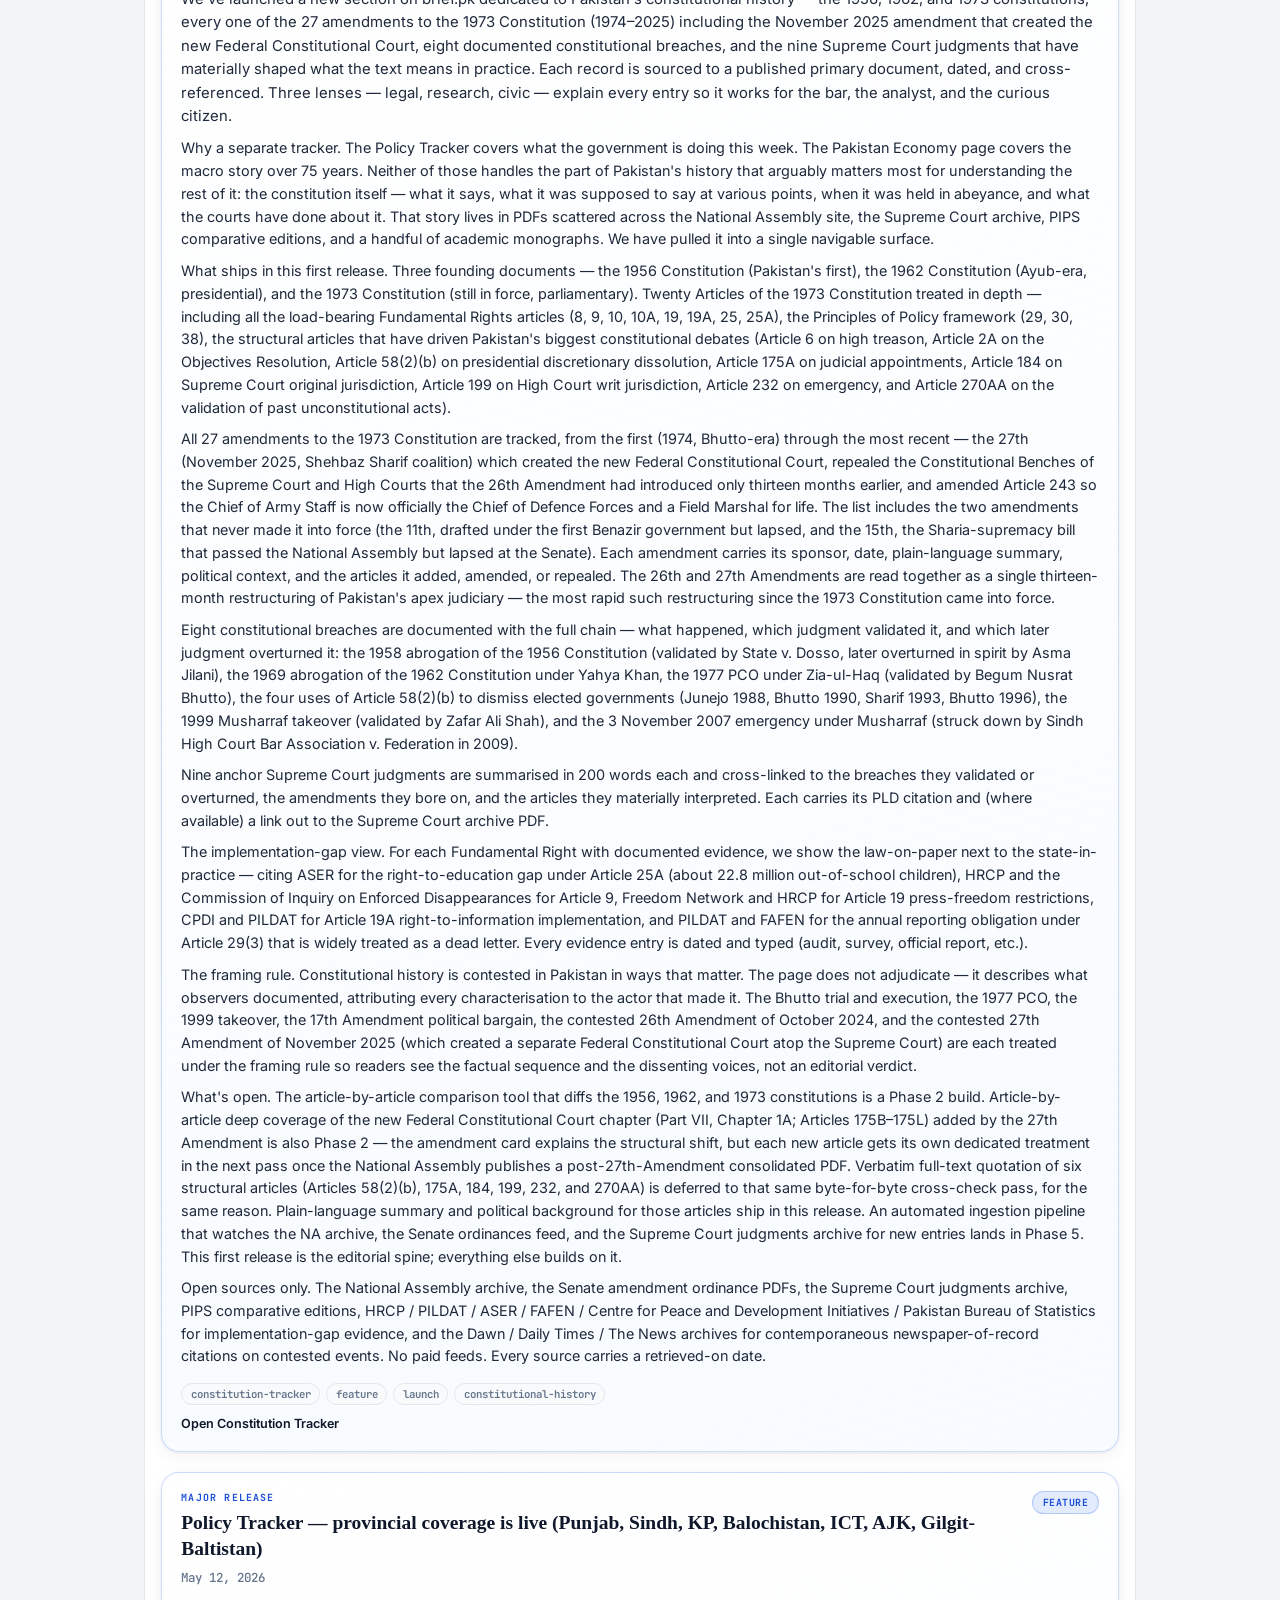
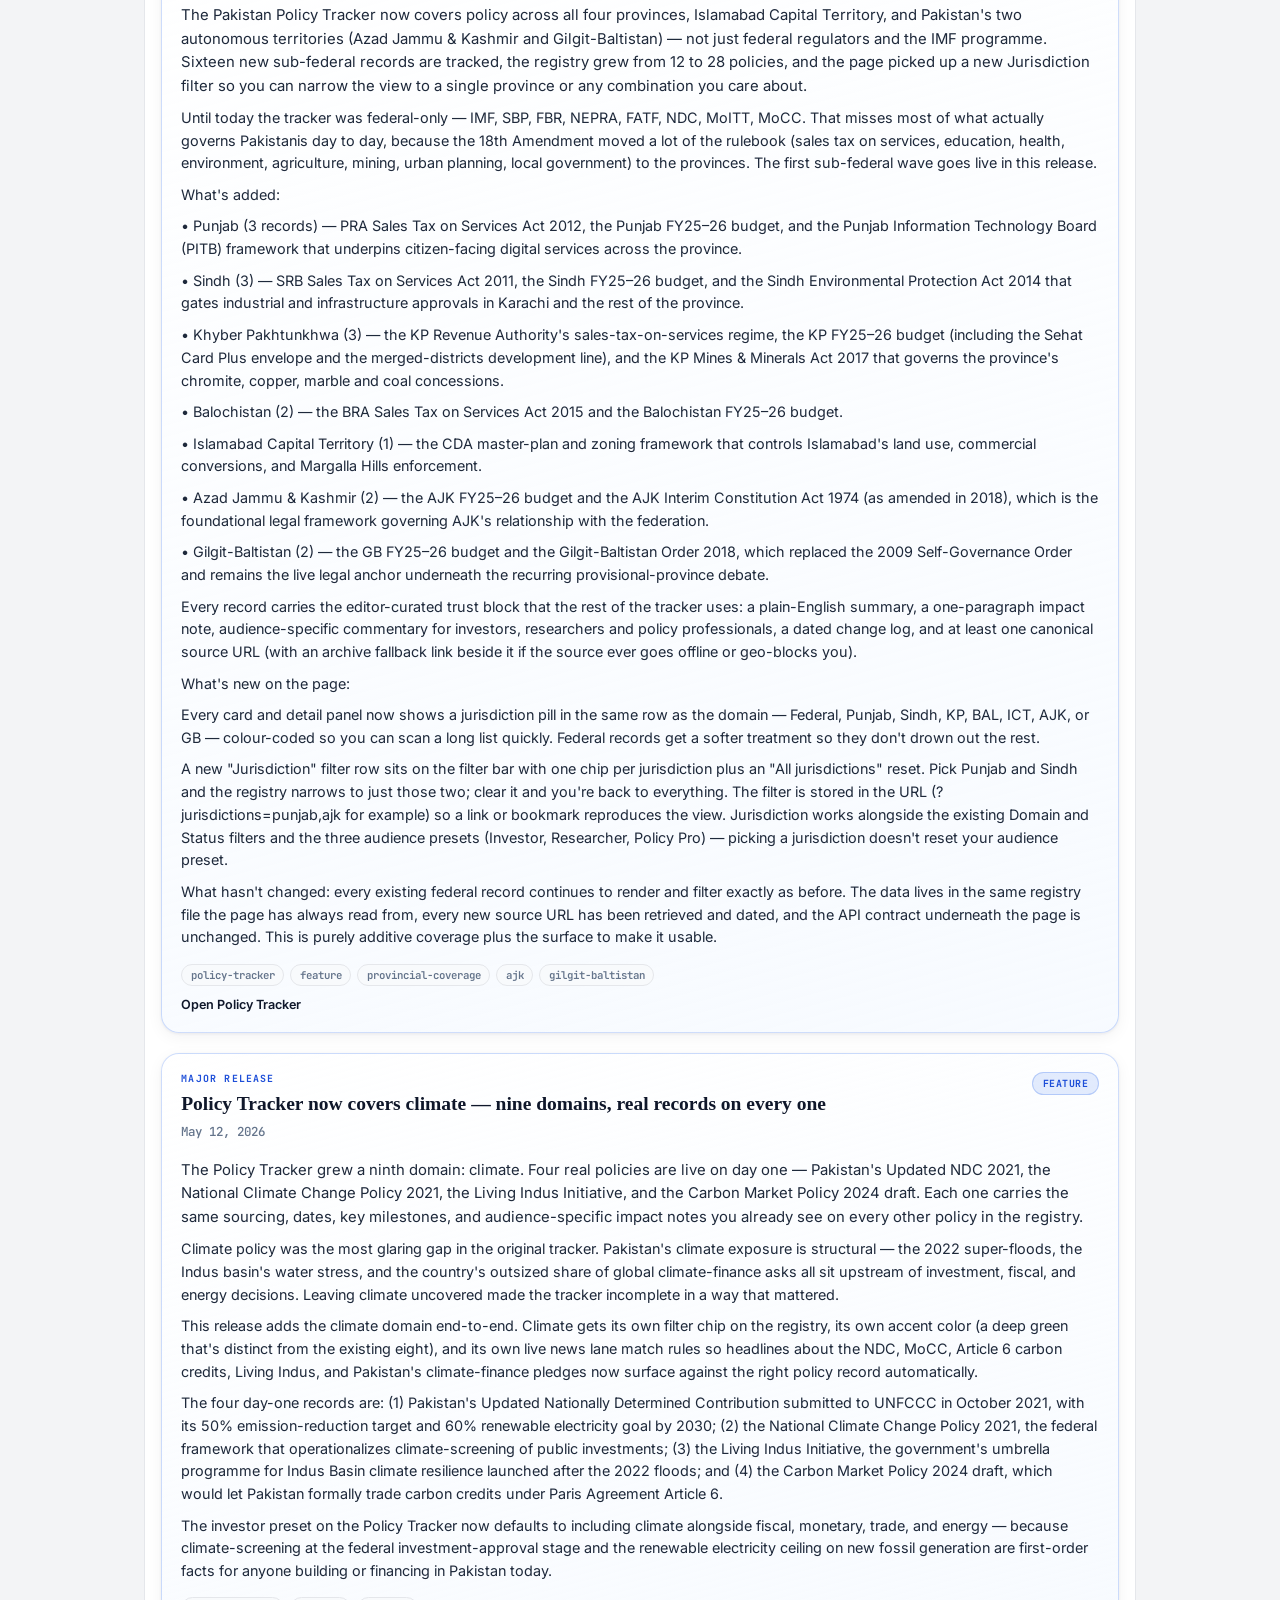
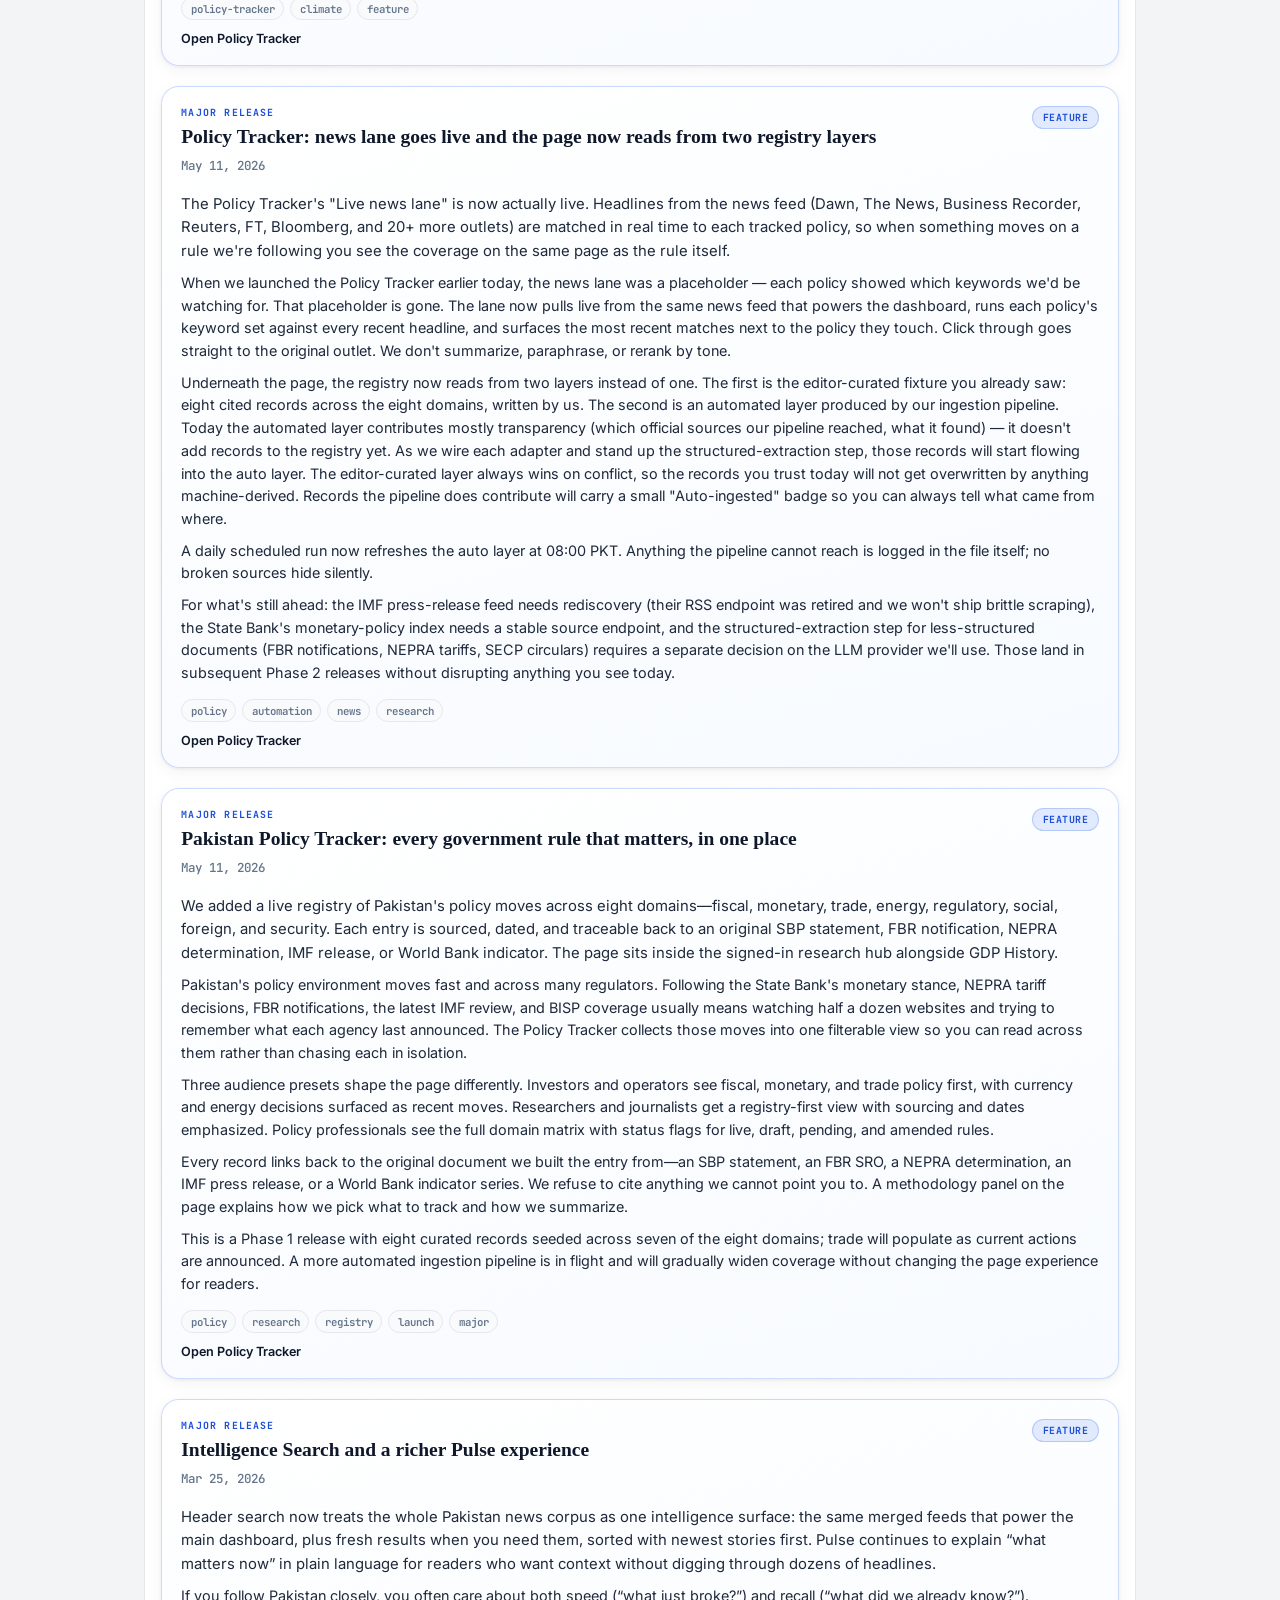
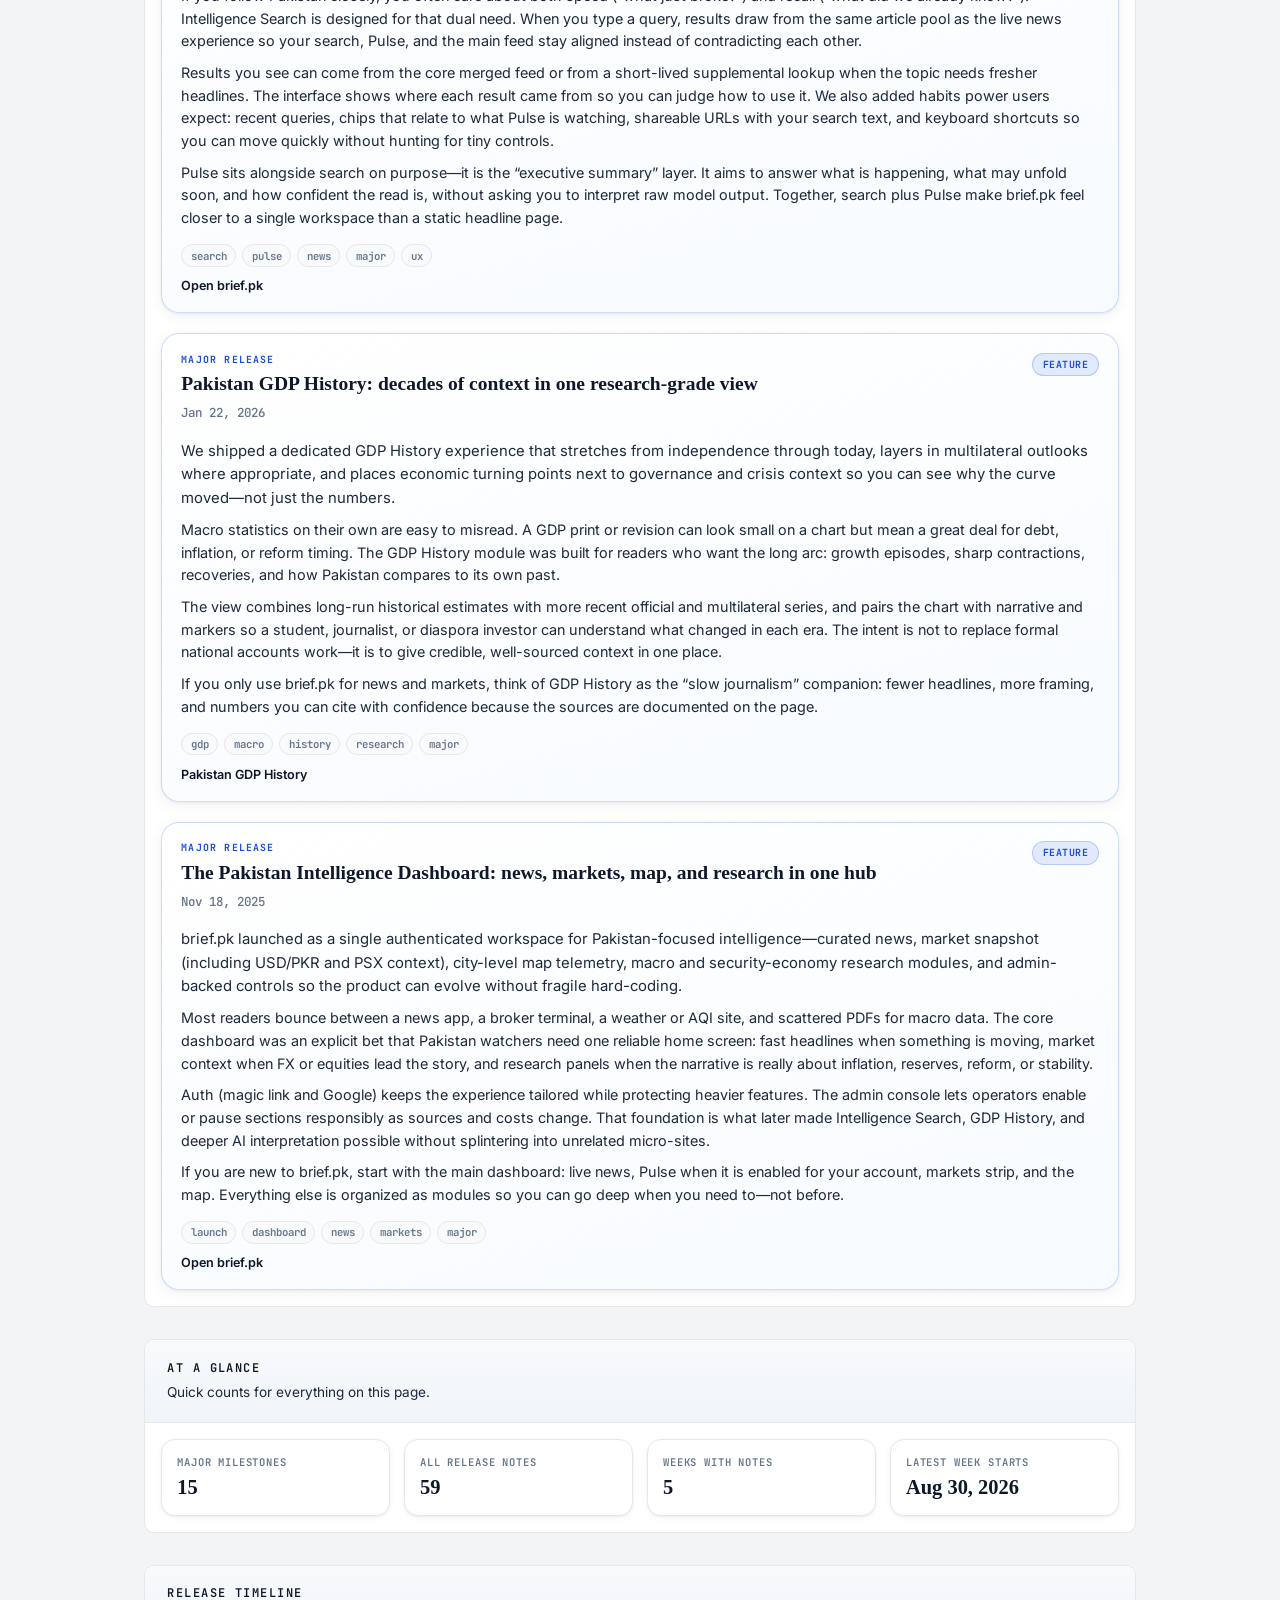
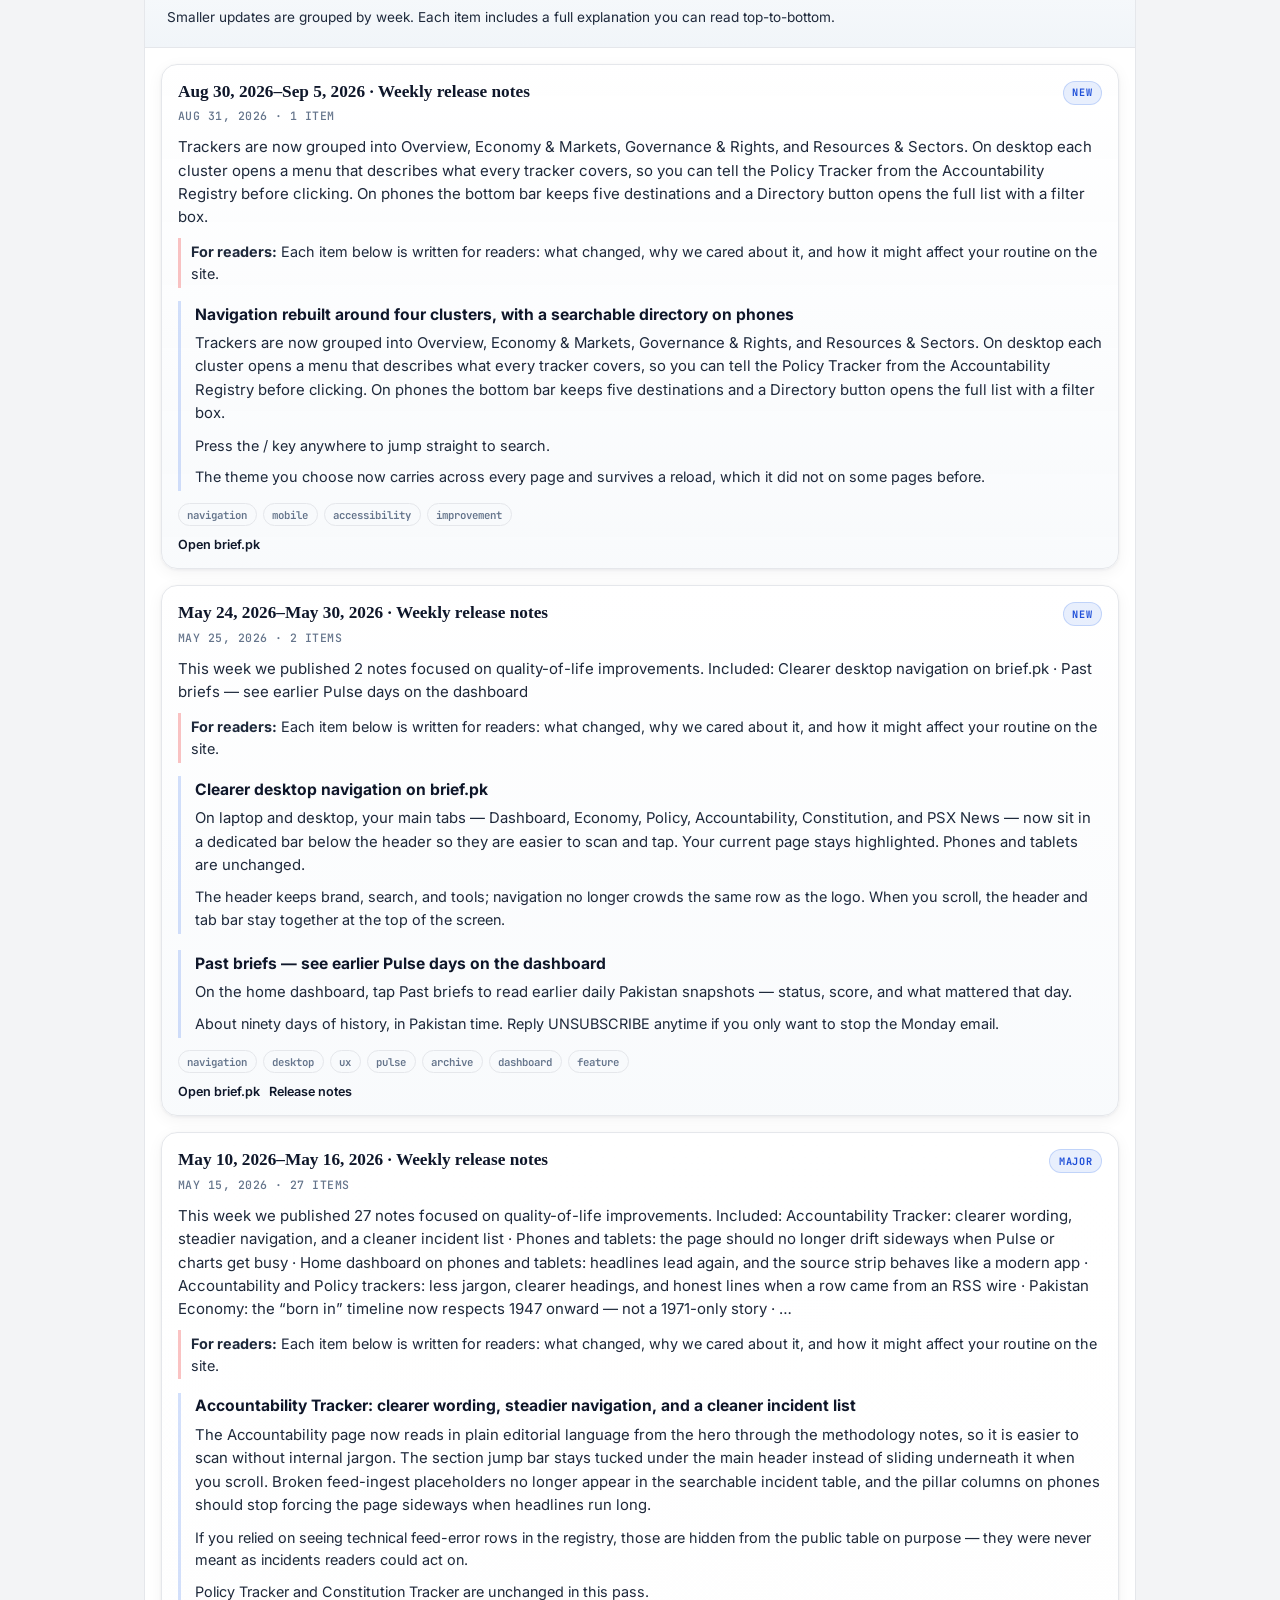
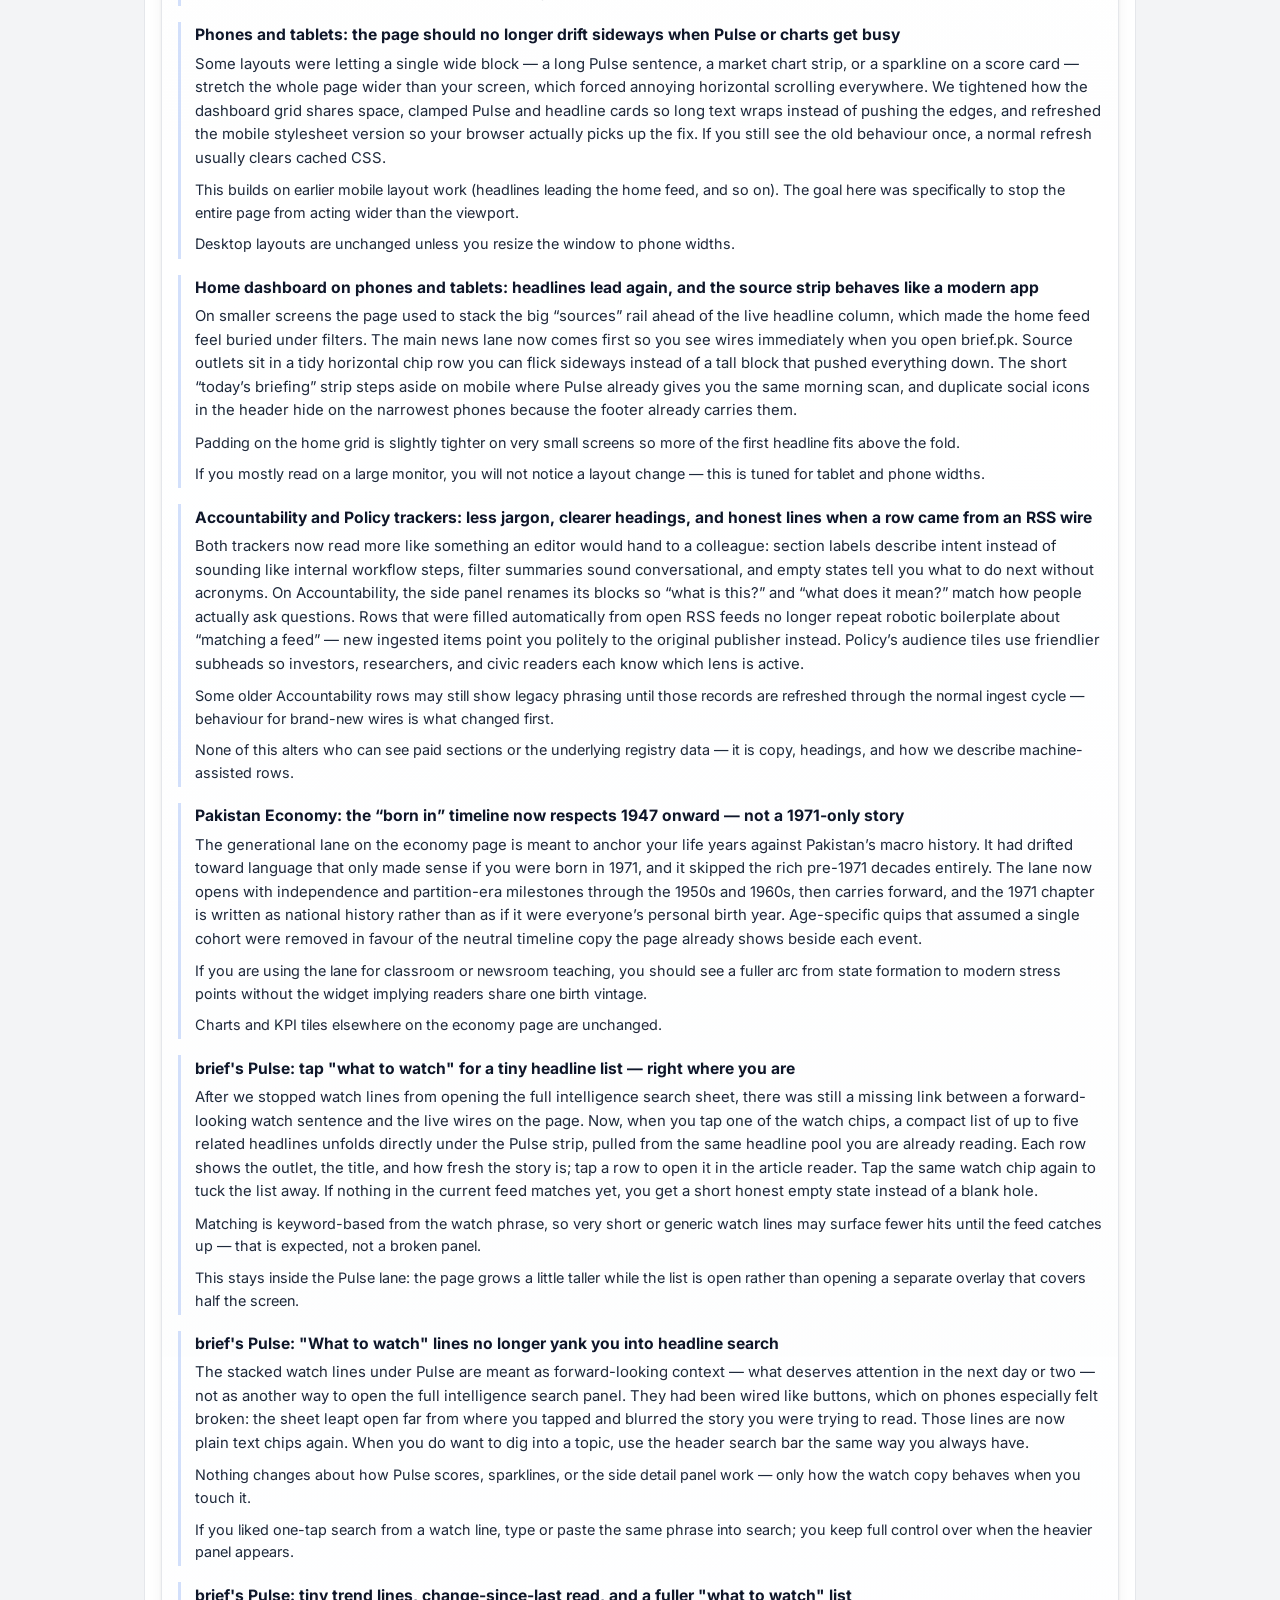
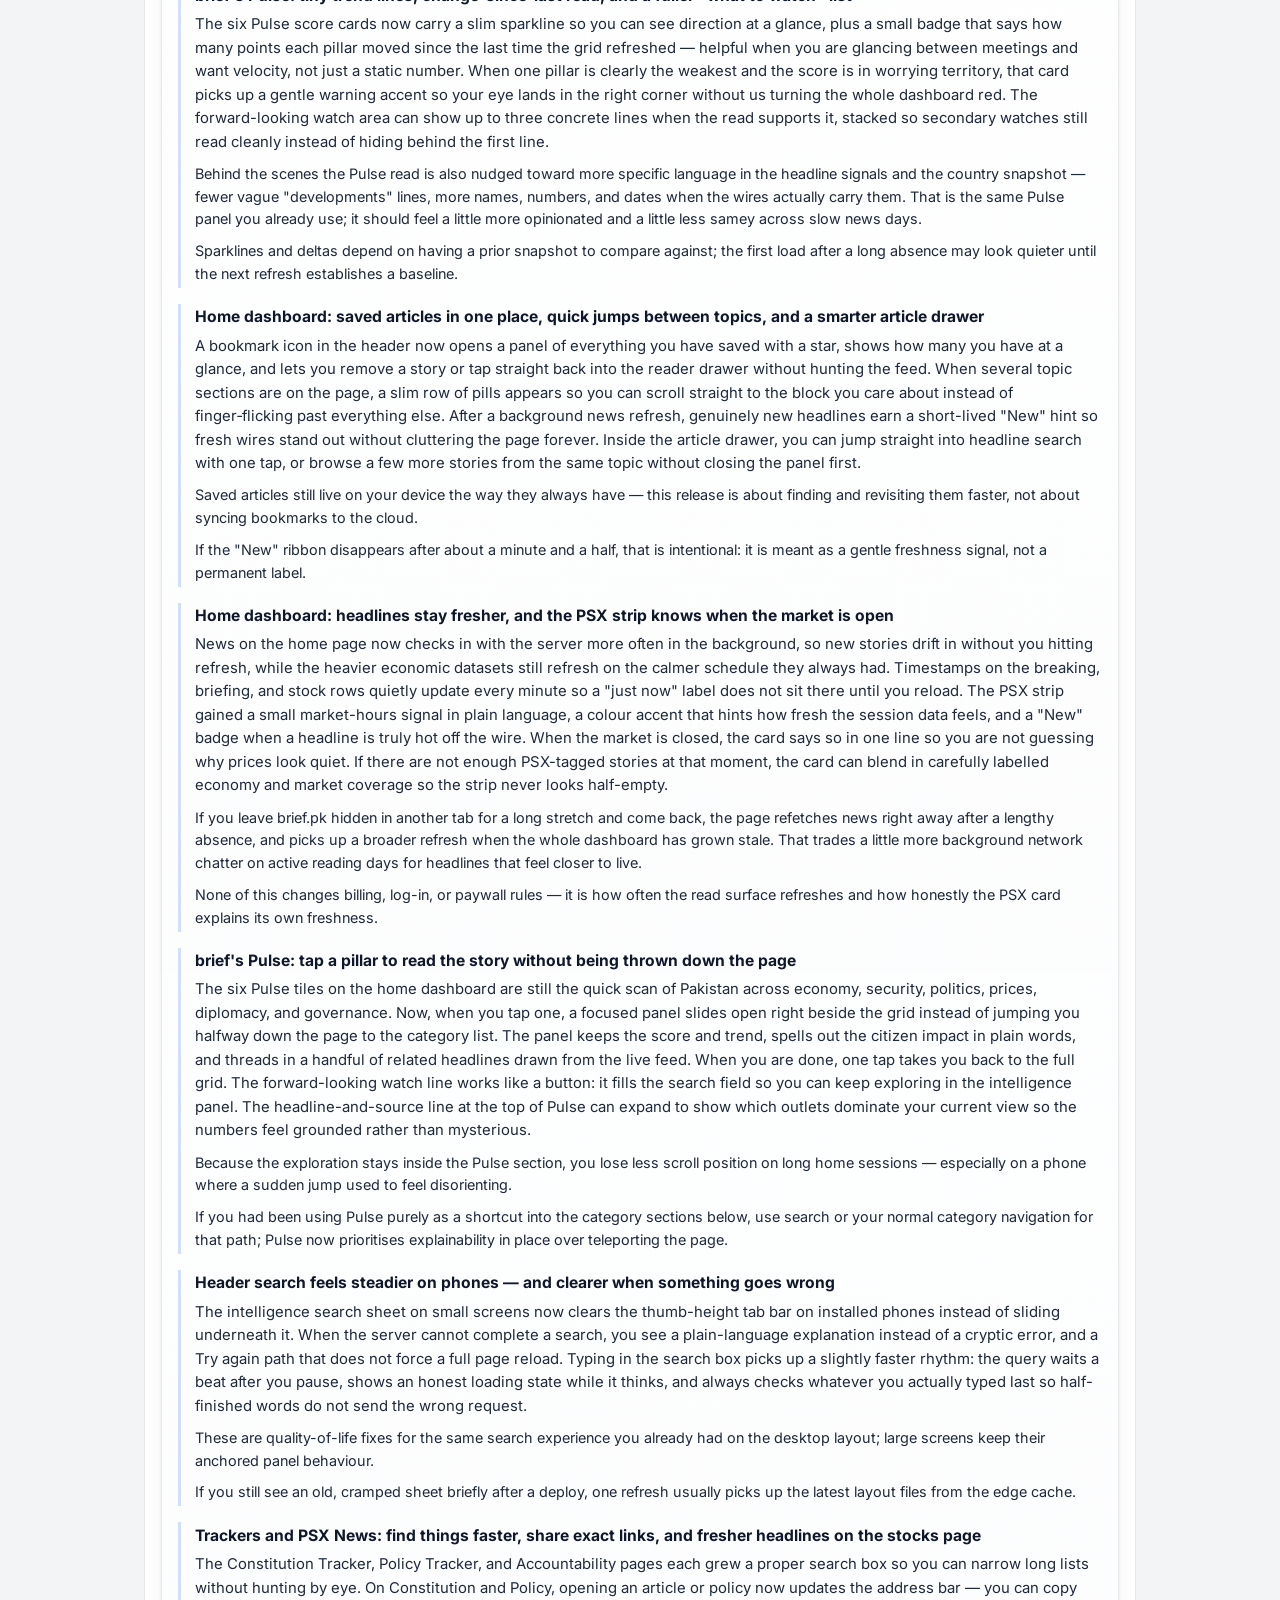
<file: changelog.html>
<!doctype html>
<html lang="en">
<head>
  <meta charset="utf-8">
  <meta name="viewport" content="width=device-width, initial-scale=1, viewport-fit=cover">
  <meta name="theme-color" content="#f3f4f6">
  <meta name="color-scheme" content="light">
  <title>brief.pk — Release notes</title>
  <meta name="description" content="Release notes for brief.pk — Terminal Hero, Pulse, markets, and dashboard updates in plain language.">
  <link rel="apple-touch-icon" href="./img/app-icon.svg">
  <link rel="icon" href="data:image/svg+xml,<svg xmlns='http://www.w3.org/2000/svg' viewBox='0 0 32 32'><rect width='32' height='32' rx='6' fill='%231a2744'/><text x='5' y='23' font-size='20' font-family='Georgia,serif' font-weight='900' fill='%23ffffff'>b</text><text x='17' y='23' font-size='9' font-family='Georgia,serif' font-weight='700' fill='%23cc1020'>.</text><text x='20' y='23' font-size='9' font-family='monospace' font-weight='700' fill='%23cc1020'>pk</text></svg>">
  <link rel="preconnect" href="https://fonts.googleapis.com">
  <link rel="preconnect" href="https://fonts.gstatic.com" crossorigin>
  <link href="https://fonts.googleapis.com/css2?family=Inter:wght@400;500;600;700&family=JetBrains+Mono:wght@400;600&display=swap" rel="stylesheet">
  <link rel="stylesheet" href="./styles.css">
  <link rel="stylesheet" href="./changelog.css">
</head>
<body>
  <header class="topbar">
    <div class="brand-wrap">
      <div class="main-logo">brief<span class="dot-pk">.pk</span></div>
      <h1>Release notes</h1>
    </div>
    <div class="topbar-right">
      <div class="top-actions">
        <a class="ghost-btn" href="./index.html">Status</a>
        <a class="ghost-btn" href="https://www.briefpknews.xyz" target="_blank" rel="noreferrer">Open Site</a>
      </div>
    </div>
  </header>

  <main class="layout">
    <section class="status-hero changelog-hero">
      <div class="hero-kicker">Release notes</div>
      <h2>What changed on brief.pk</h2>
      <p id="heroMeta">Loading changelog...</p>
      <div class="hero-chips">
        <span>Plain language</span>
        <span>Curated updates</span>
      </div>
    </section>

    <section class="panel">
      <div class="panel-head">
        <h2>Browse updates</h2>
        <p>Filter by category or search by feature names, summaries, and themes.</p>
      </div>
      <div class="changelog-controls">
        <input id="searchInput" type="search" placeholder="Search titles, summaries, or tags">
        <select id="typeFilter">
          <option value="all">All types</option>
          <option value="feature">Feature</option>
          <option value="improvement">Improvement</option>
          <option value="fix">Fix</option>
          <option value="ops">Ops</option>
          <option value="security">Security</option>
          <option value="domain">Domain</option>
          <option value="docs">Docs</option>
        </select>
      </div>
    </section>

    <section class="panel" id="majorMilestonesPanel">
      <div class="panel-head">
        <h2>Major milestones</h2>
        <p>Larger chapters in the product story—explained in depth for anyone who uses brief.pk regularly.</p>
      </div>
      <div id="majorMilestones" class="major-milestones"></div>
    </section>

    <section class="panel">
      <div class="panel-head">
        <h2>At a glance</h2>
        <p>Quick counts for everything on this page.</p>
      </div>
      <div id="highlights" class="highlight-grid"></div>
    </section>

    <section class="panel">
      <div class="panel-head">
        <h2 id="timelineHeading">Release timeline</h2>
        <p id="timelineSubhead">Smaller updates are grouped by week. Each item includes a full explanation you can read top-to-bottom.</p>
      </div>
      <div id="releaseTimeline" class="release-timeline"></div>
      <div id="emptyState" class="empty-state hidden">No entries match your current filters.</div>
    </section>
  </main>

  <footer class="site-footer">
    <div class="footer-glass-bar"></div>
    <div class="footer-inner">
      <div class="footer-main">
        <div class="footer-brand">
          <span class="footer-logo">brief<span class="brand-dot">.pk</span></span>
          <span class="footer-tagline">Pakistan Intelligence Dashboard</span>
          <p class="footer-desc">Live news, macro-economics, and sovereign data streams.</p>
        </div>
        <div class="footer-nav">
          <div class="footer-col">
            <h4 class="footer-col-title">Network</h4>
            <a href="https://brief.pk" target="_blank" rel="noreferrer">Substack Notes</a>
            <a href="https://x.com/brief_pk" target="_blank" rel="noreferrer">Twitter / X</a>
            <a href="https://www.briefpknews.xyz" target="_blank" rel="noreferrer">briefpknews.xyz</a>
          </div>
          <div class="footer-col">
            <h4 class="footer-col-title">Research</h4>
            <a href="https://www.briefpknews.xyz/pakistangdphistory" target="_blank" rel="noreferrer">Pakistan GDP History</a>
          </div>
          <div class="footer-col">
            <h4 class="footer-col-title">Legal</h4>
            <a href="https://www.briefpknews.xyz/privacy.html" target="_blank" rel="noreferrer">Privacy Policy</a>
            <a href="https://www.briefpknews.xyz/terms.html" target="_blank" rel="noreferrer">Terms of Service</a>
            <a href="mailto:team@brief.pk">team@brief.pk</a>
          </div>
        </div>
      </div>
      <div class="footer-bottom">
        <div class="footer-sources-label">
          <span class="src-title">Aggregated Intelligence:</span> <span id="footerSourceList">ARY News · Pakistan Observer · Dawn · Daily Times · The News · Google News (Pakistan) · ProPakistani · Business Recorder · The Guardian World · Geo News · Arab News · Washington Post · Profit Pakistan Today</span>
        </div>
        <div class="footer-note">
          Main bundle refreshes about every 90s (RSS cache on the server is ~90s). Live markets via Yahoo Finance, Stooq, FRED. Telemetry via Open-Meteo & PSX API.
        </div>
      </div>
    </div>
  </footer>

  <script src="./changelog.js?v=20260531a"></script>
</body>
</html>
</file>
<file: styles.css>
:root {
  --bg-app:       #f3f4f6;
  --bg-surface:   #ffffff;
  --bg-card:      #ffffff;
  /* Light surfaces only — panel headers and summary strips */
  --bg-card-2:    #f1f5f9;
  --bg-card-muted:#f8fafc;
  --bg-input:     #ffffff;
  --border:       #e5e7eb;
  --border-hi:    #d1d5db;
  --text-primary: #0f172a;
  --text-dim:     #1e293b;
  --text-muted:   #64748b;
  --ok:           #10b981;
  --ok-dim:       rgba(16,185,129,0.08);
  --ok-glow:      rgba(16,185,129,0.18);
  --warn:         #f59e0b;
  --warn-dim:     rgba(245,158,11,0.09);
  --warn-glow:    rgba(245,158,11,0.2);
  --bad:          #ef4444; /* Brief.pk Red */
  --bad-dim:      rgba(239,68,68,0.08);
  --bad-glow:     rgba(239,68,68,0.18);
  --accent:       #0f172a;
  --accent-dim:   rgba(15,23,42,0.05);
  --brand-red:    #ef4444;
  --brand-blue:   #2563eb;
  --mono-font:    "JetBrains Mono", monospace;
  --ui-font:      "Inter", system-ui, sans-serif;
  --brand-font:   "Playfair Display", serif;
  --r-sm:         6px;
  --r:            10px;
  --r-lg:         14px;
  --ease-out:     cubic-bezier(0.16,1,0.3,1);
  --shadow-sm:    0 1px 2px rgba(15,23,42,0.05), 0 2px 8px rgba(15,23,42,0.04);
  --shadow:       0 1px 3px rgba(15,23,42,0.06), 0 4px 16px rgba(15,23,42,0.05);
  --shadow-lg:    0 2px 6px rgba(15,23,42,0.06), 0 8px 32px rgba(15,23,42,0.07);
}

/* ── Reset ─────────────────────────────────────────── */
*, *::before, *::after { box-sizing: border-box; }
body {
  margin: 0;
  background: var(--bg-app);
  color: var(--text-primary);
  font-family: var(--ui-font);
  font-size: clamp(14px, 2.8vw, 15px);
  line-height: 1.5;
  -webkit-font-smoothing: antialiased;
  /* subtle dot grid — lighter on small screens */
  background-image: radial-gradient(rgba(15,23,42,0.045) 1px, transparent 1px);
  background-size: 28px 28px;
  background-attachment: fixed;
}

/* ── Chrome accent line ─────────────────────────────── */
.chrome-line {
  height: 3px;
  background: linear-gradient(90deg,
    var(--brand-red) 0%,
    var(--accent) 40%,
    #7c3aed 70%,
    var(--brand-red) 100%);
  background-size: 200% 100%;
  animation: shimmer 6s linear infinite;
}
@keyframes shimmer {
  0%   { background-position: 200% 0; }
  100% { background-position: -200% 0; }
}

/* ── Topbar (mobile-first: stack, then row at sm+) ───── */
.brand-wrap {
  display: flex;
  flex-direction: column;
  gap: 0.15rem;
  min-width: 0;
}
.topbar {
  display: flex;
  flex-direction: column;
  align-items: stretch;
  gap: 1rem;
  padding: max(0.75rem, env(safe-area-inset-top)) max(1rem, env(safe-area-inset-right)) 0.875rem max(1rem, env(safe-area-inset-left));
  border-bottom: 1px solid var(--border);
  background: rgba(255,255,255,0.94);
  backdrop-filter: blur(14px);
  position: sticky;
  top: 0;
  z-index: 100;
  box-shadow: 0 1px 0 var(--border), var(--shadow-sm);
}
.main-logo {
  font-family: var(--brand-font);
  font-size: clamp(1.45rem, 7vw, 2rem);
  font-weight: 700;
  color: var(--text-primary);
  letter-spacing: -0.04em;
  line-height: 1;
}
.dot-pk {
  color: var(--brand-red);
}
h1 {
  margin: 0;
  font-family: var(--mono-font);
  font-size: 0.7rem;
  color: var(--text-muted);
  text-transform: uppercase;
  letter-spacing: 0.15em;
  font-weight: 600;
}
.brand-sub {
  display: none;
}
.topbar-right {
  display: flex;
  flex-wrap: wrap;
  align-items: center;
  justify-content: space-between;
  gap: 0.75rem;
}

.live-badge {
  display: flex;
  align-items: center;
  gap: .42rem;
  border: 1px solid rgba(5,150,105,0.28);
  border-radius: 999px;
  padding: .3rem .7rem .3rem .5rem;
  background: var(--ok-dim);
  font: 600 .68rem var(--mono-font);
  letter-spacing: .1em;
  color: var(--ok);
  white-space: nowrap;
}
.live-dot {
  position: relative;
  width: 7px;
  height: 7px;
  flex-shrink: 0;
}
.live-dot::before {
  content: '';
  position: absolute;
  inset: 0;
  border-radius: 50%;
  background: var(--ok);
  animation: core-pulse 2s ease-in-out infinite;
}
.live-dot::after {
  content: '';
  position: absolute;
  inset: -2px;
  border-radius: 50%;
  border: 1.5px solid var(--ok);
  opacity: 0;
  animation: ring-pulse 2s ease-out infinite;
}
@keyframes core-pulse {
  0%, 100% { opacity: 1; }
  50%       { opacity: 0.55; }
}
@keyframes ring-pulse {
  0%   { transform: scale(0.9); opacity: 0.5; }
  100% { transform: scale(2.2); opacity: 0; }
}

.top-actions {
  display: flex;
  gap: 0.5rem;
  flex-wrap: wrap;
  justify-content: flex-end;
  flex: 1;
  min-width: min(100%, 12rem);
}
.ghost-btn {
  border: 1px solid var(--border-hi);
  background: var(--bg-surface);
  border-radius: var(--r-sm);
  padding: 0.62rem 1rem;
  min-height: 44px;
  display: inline-flex;
  align-items: center;
  justify-content: center;
  text-decoration: none;
  color: var(--text-dim);
  font: 500 0.8rem var(--mono-font);
  cursor: pointer;
  transition: border-color .2s, color .2s, background .2s, box-shadow .2s;
  white-space: nowrap;
  box-shadow: var(--shadow-sm);
  -webkit-tap-highlight-color: transparent;
}
.ghost-btn:hover {
  border-color: var(--accent);
  color: var(--text-primary);
  background: var(--accent-dim);
  box-shadow: none;
}

/* ── Incident Banner (GitHub Style) ────────────────── */
.incident-banner {
  padding: 1.5rem 1.4rem;
  background: var(--bad);
  color: #fff;
  font-family: var(--ui-font);
  transition: transform .3s var(--ease-out), opacity .3s;
}
.incident-banner.warn { background: var(--warn); }
.incident-banner.bad  { background: var(--bad); }
.incident-banner.hidden { display: none; }

.banner-content {
  max-width: 1140px;
  margin: 0 auto;
  padding: 0 max(0, env(safe-area-inset-left)) 0 max(0, env(safe-area-inset-right));
  display: flex;
  flex-direction: column;
  align-items: flex-start;
  gap: 1rem;
}
.banner-title {
  font-weight: 700;
  font-size: 1.1rem;
  letter-spacing: -0.01em;
}
.banner-meta {
  font-size: 0.9rem;
  opacity: 0.9;
  flex: 1;
}
.banner-link {
  color: #fff;
  text-decoration: underline;
  font-weight: 600;
  font-size: 0.85rem;
  white-space: nowrap;
}

/* ── Layout Container ───────────────────────────────── */
.layout {
  max-width: 1040px;
  margin: 1.25rem auto 2rem;
  padding: 0 max(1rem, env(safe-area-inset-left)) 0 max(1rem, env(safe-area-inset-right));
  display: flex;
  flex-direction: column;
  gap: 1.5rem;
}

/* ── Status Hero ────────────────────────────────────── */
.status-hero {
  background: var(--bg-card);
  border: 1px solid var(--border);
  border-radius: var(--r-lg);
  padding: 1.75rem 1rem 2rem;
  box-shadow: var(--shadow);
  display: flex;
  align-items: center;
  justify-content: center;
  text-align: center;
}
.status-hero .hero-status-row {
  display: flex;
  flex-direction: column;
  align-items: center;
  gap: 1.5rem;
}
.status-orb {
  width: 54px;
  height: 54px;
  border-radius: 50%;
  position: relative;
  transition: all .4s var(--ease-out);
}
.status-orb[data-state="operational"] { background: var(--ok); box-shadow: 0 0 0 8px var(--ok-dim), 0 0 25px var(--ok-glow); }
.status-orb[data-state="degraded"]    { background: var(--warn); box-shadow: 0 0 0 8px var(--warn-dim), 0 0 25px var(--warn-glow); }
.status-orb[data-state="outage"]      { background: var(--bad); box-shadow: 0 0 0 8px var(--bad-dim), 0 0 25px var(--bad-glow); }

/* breathing animation */
.status-orb::after {
  content: '';
  position: absolute;
  inset: -10px;
  border-radius: 50%;
  border: 2px solid currentColor;
  opacity: 0;
  animation: orb-breathe 3s infinite;
}
.status-orb[data-state="operational"]::after { color: var(--ok); }
.status-orb[data-state="degraded"]::after    { color: var(--warn); }
.status-orb[data-state="outage"]::after      { color: var(--bad); }

@keyframes orb-breathe {
  0%   { transform: scale(0.9); opacity: 0; }
  50%  { opacity: 0.3; }
  100% { transform: scale(1.3); opacity: 0; }
}

.status-hero h2 {
  margin: 0;
  font-family: var(--brand-font);
  font-size: clamp(1.35rem, 6.5vw, 2.8rem);
  letter-spacing: -0.04em;
  color: var(--text-primary);
  line-height: 1.12;
  padding: 0 0.25rem;
  word-break: break-word;
}
.status-hero .hero-meta {
  margin-top: 0.8rem;
  color: var(--text-muted);
  font: 500 clamp(0.75rem, 3vw, 0.95rem) var(--mono-font);
  line-height: 1.45;
}

/* ── Panel & Headings ──────────────────────────────── */
.panel {
  background: var(--bg-card);
  border: 1px solid var(--border);
  border-radius: var(--r);
  overflow: hidden;
}
.panel-head {
  padding: 1rem 1rem;
  border-bottom: 1px solid var(--border);
  background: linear-gradient(180deg, var(--bg-card-muted) 0%, var(--bg-card-2) 100%);
}
.panel-head h2 {
  margin: 0;
  font: 600 .75rem var(--mono-font);
  text-transform: uppercase;
  letter-spacing: .12em;
  color: var(--text-primary);
}
.panel-head p {
  margin: 0.4rem 0 0;
  font-size: .85rem;
  color: var(--text-dim);
}

/* ── Subscriber delivery panel ─────────────────────── */
.panel-delivery .delivery-grid {
  display: grid;
  grid-template-columns: repeat(auto-fit, minmax(260px, 1fr));
  gap: 1rem;
  padding: 1rem;
}
.delivery-card {
  background: var(--bg-card-2);
  border: 1px solid var(--border);
  border-radius: calc(var(--r) - 2px);
  padding: 1rem 1.1rem;
}
.delivery-card h3 {
  margin: 0 0 0.35rem;
  font: 600 1rem var(--sans-font);
  color: var(--text-primary);
}
.delivery-card > p:not(.delivery-status) {
  margin: 0 0 0.85rem;
  font-size: 0.88rem;
  line-height: 1.55;
  color: var(--text-muted);
}
.delivery-status {
  display: inline-block;
  margin: 0 0 0.65rem;
  font: 700 0.65rem var(--mono-font);
  text-transform: uppercase;
  letter-spacing: 0.08em;
  padding: 0.2rem 0.5rem;
  border-radius: 999px;
}
.delivery-status--live {
  color: #11693c;
  background: #e9f8ef;
  border: 1px solid #95d8af;
}
.delivery-meta {
  margin: 0;
  font-size: 0.82rem;
}
.delivery-meta > div {
  display: grid;
  grid-template-columns: 6.5rem 1fr;
  gap: 0.5rem;
  padding: 0.35rem 0;
  border-top: 1px solid var(--border);
}
.delivery-meta dt {
  margin: 0;
  font: 600 0.68rem var(--mono-font);
  text-transform: uppercase;
  letter-spacing: 0.06em;
  color: var(--text-dim);
}
.delivery-meta dd {
  margin: 0;
  color: var(--text-muted);
  line-height: 1.45;
}

/* ── Unified Status Grid ────────────────────────────── */
.status-grid {
  display: grid;
  grid-template-columns: 1fr;
  gap: 0.85rem;
  padding: 1rem;
}
.status-card {
  border: 1px solid var(--border);
  border-radius: var(--r-sm);
  padding: 1rem 1rem 1.15rem;
  background: #fff;
  display: flex;
  flex-direction: column;
  gap: 1rem;
  transition: transform .2s var(--ease-out), box-shadow .2s;
}
@media (hover: hover) {
  .status-card:hover {
    transform: translateY(-2px);
    box-shadow: var(--shadow);
  }
}
.status-card-top {
  display: flex;
  justify-content: space-between;
  align-items: center;
}
.status-card-name {
  font-weight: 700;
  font-size: clamp(0.95rem, 3.5vw, 1.1rem);
  color: var(--text-primary);
  line-height: 1.25;
  padding-right: 0.35rem;
}
.status-card-icon {
  width: 22px;
  height: 22px;
  border-radius: 50%;
  display: flex;
  align-items: center;
  justify-content: center;
  font-size: 11px;
  color: #fff;
  font-weight: 800;
}
.status-card-icon.ok   { background: var(--ok); }
.status-card-icon.warn { background: var(--warn); }
.status-card-icon.bad  { background: var(--bad); }

.uptime-row {
  display: flex;
  flex-direction: column;
  gap: 0.6rem;
}
.uptime-meta {
  display: flex;
  flex-wrap: wrap;
  justify-content: space-between;
  gap: 0.35rem 0.5rem;
  font: 600 0.65rem var(--mono-font);
  color: var(--text-muted);
}
.uptime-bars-mini {
  display: flex;
  gap: 2px;
  height: 32px;
}
.uptime-bars-mini span {
  flex: 1;
  border-radius: 1px;
  background: #f1f5f9;
  min-width: 2px;
}
.uptime-bars-mini span.ok   { background: #10b981; }
.uptime-bars-mini span.warn { background: #f59e0b; }
.uptime-bars-mini span.bad  { background: #ef4444; }

.status-card-footer {
  display: flex;
  flex-wrap: wrap;
  justify-content: space-between;
  align-items: flex-start;
  gap: 0.5rem 0.75rem;
  padding-top: 1rem;
  border-top: 1px dashed var(--border);
}
.status-label {
  font: 700 0.7rem var(--mono-font);
  text-transform: uppercase;
  letter-spacing: 0.05em;
}
.status-label.ok   { color: var(--ok); }
.status-label.warn { color: var(--warn); }
.status-label.bad  { color: var(--bad); }

.latency-meta {
  font: 500 0.7rem var(--mono-font);
  color: var(--text-muted);
  text-align: right;
  flex: 1 1 12rem;
  min-width: 0;
  word-break: break-word;
}

/* ── Split Layout & Components ───────────────────────── */
.split-layout {
  display: grid;
  grid-template-columns: 1fr;
  gap: 1.25rem;
}

/* AI Router & Pulse Styling */
.ai-router-summary, .user-pulse-summary {
  display: flex;
  flex-wrap: wrap;
  gap: 0.6rem;
  padding: 0.85rem 1rem;
  background: var(--bg-card-muted);
  border-bottom: 1px solid var(--border);
}
.ai-pill {
  padding: 0.4rem 0.8rem;
  background: #fff;
  border: 1px solid var(--border);
  border-radius: 20px;
  display: flex;
  flex-direction: column;
  gap: 2px;
}
.ai-pill .k { font: 600 0.6rem var(--mono-font); color: var(--text-muted); text-transform: uppercase; }
.ai-pill .v { font: 700 0.8rem var(--ui-font); color: var(--text-primary); }

.ai-provider-grid, .user-pulse-grid {
  padding: 1rem;
  display: grid;
  gap: 0.75rem;
}

.ai-provider-card, .user-card {
  padding: 1rem;
  border: 1px solid var(--border);
  border-radius: var(--r-sm);
  background: #fff;
}
.ai-provider-top, .user-card-top {
  display: flex;
  justify-content: space-between;
  align-items: center;
  margin-bottom: 0.6rem;
}
.ai-provider-name, .user-title { font-weight: 700; color: var(--text-primary); }

/* Badges */
.badge {
  font: 700 0.65rem var(--mono-font);
  padding: 0.2rem 0.6rem;
  border-radius: 4px;
  text-transform: uppercase;
}
.badge.ok   { background: var(--ok-dim); color: var(--ok); }
.badge.warn { background: var(--warn-dim); color: var(--warn); }
.badge.bad  { background: var(--bad-dim); color: var(--bad); }

.health-rail {
  height: 4px;
  background: #f1f5f9;
  border-radius: 2px;
  margin: 0.8rem 0;
  overflow: hidden;
}
.health-fill { height: 100%; transition: width 1s; }
.health-fill.ok   { background: var(--ok); }
.health-fill.warn { background: var(--warn); }
.health-fill.bad  { background: var(--bad); }

.journey-steps {
  display: flex;
  flex-wrap: wrap;
  gap: 0.5rem;
  margin-top: 0.8rem;
}
.journey-steps span {
  font-size: 0.7rem;
  padding: 0.2rem 0.5rem;
  background: var(--bg-card-2);
  border-radius: 4px;
  color: var(--text-dim);
}

/* ── Deep Dive ───────────────────────────────────────── */
.deep-controls {
  padding: 1rem;
  border-bottom: 1px solid var(--border);
  display: flex;
  flex-direction: column;
  align-items: stretch;
  gap: 0.65rem;
}
.deep-controls label { font: 700 0.75rem var(--mono-font); color: var(--text-muted); text-transform: uppercase; }
.deep-controls select {
  padding: 0.65rem 0.85rem;
  min-height: 44px;
  border-radius: var(--r-sm);
  border: 1px solid var(--border-hi);
  font: 600 0.9rem var(--ui-font);
  outline: none;
  width: 100%;
  max-width: 100%;
}

.deep-kpis {
  display: grid;
  grid-template-columns: 1fr;
  gap: 1px;
  background: var(--border);
}
.deep-card {
  background: #fff;
  padding: 1rem 1rem 1.1rem;
  display: flex;
  flex-direction: column;
  gap: 0.4rem;
}
.deep-card .k { font: 600 0.65rem var(--mono-font); color: var(--text-muted); text-transform: uppercase; }
.deep-card .v { font: 700 1.2rem var(--brand-font); color: var(--text-primary); }

.deep-chart-wrap { padding: 1rem 0.75rem 1.25rem; background: #fff; }
#latencySpark { width: 100%; height: min(160px, 40vw); min-height: 120px; display: block; }

/* ── Incidents & History ────────────────────────────── */
.incident-list { padding: 1.4rem; display: flex; flex-direction: column; gap: 1rem; }
.incident { padding: 1.2rem; border-radius: var(--r-sm); background: #fff; border: 1px solid var(--border); border-left: 4px solid var(--border-hi); }
.incident h3 { margin: 0 0 0.5rem; font-size: 1rem; color: var(--text-primary); }
.incident p { margin: 0; font-size: 0.9rem; color: var(--text-dim); }
.incident .when { margin-top: 0.8rem; font: 500 0.7rem var(--mono-font); color: var(--text-muted); }

#historyTableWrap {
  padding: 1rem 0.75rem 1.25rem;
  overflow-x: auto;
  -webkit-overflow-scrolling: touch;
  overscroll-behavior-x: contain;
}
table { width: 100%; border-collapse: collapse; font-size: 0.85rem; }
th { text-align: left; padding: 0.8rem; font: 700 0.7rem var(--mono-font); color: var(--text-muted); text-transform: uppercase; border-bottom: 2px solid var(--border); }
td { padding: 1rem 0.8rem; border-bottom: 1px solid var(--border); color: var(--text-dim); }

/* ── Heatmap ────────────────────────────────────────── */
#heatmapWrap {
  padding: 0.75rem 0.5rem 1rem;
  overflow-x: auto;
  -webkit-overflow-scrolling: touch;
  overscroll-behavior-x: contain;
}
.heatmap table { width: auto; min-width: min(100%, 720px); }
.hm-service { font-weight: 700; padding-right: 2rem; white-space: nowrap; font-size: 0.8rem; }
.hm-box { display: block; width: 14px; height: 14px; border-radius: 2px; background: #f1f5f9; margin: 0 auto; }
.hm-box.ok   { background: var(--ok); }
.hm-box.warn { background: var(--warn); }
.hm-box.bad  { background: var(--bad); }

/* ── Premium Footer ─────────────────────────────────── */
.site-footer {
  background: var(--bg-card-muted);
  border-top: 1px solid var(--border);
  position: relative;
  margin-top: 48px;
  overflow: hidden;
}
.footer-glass-bar {
  height: 3px;
  width: 100%;
  background: linear-gradient(90deg, var(--brand-red) 0%, var(--brand-blue) 100%);
  opacity: 0.85;
}
.footer-inner {
  max-width: 1040px;
  margin: 0 auto;
  padding: 40px max(1rem, env(safe-area-inset-right)) 28px max(1rem, env(safe-area-inset-left));
  display: flex;
  flex-direction: column;
  gap: 28px;
}
.footer-main {
  display: flex;
  justify-content: space-between;
  flex-wrap: wrap;
  gap: 24px;
}
.footer-brand {
  display: flex;
  flex-direction: column;
  gap: 8px;
  max-width: 360px;
}
.footer-logo {
  font-family: var(--brand-font);
  font-size: 26px;
  font-weight: 900;
  color: var(--text-primary);
}
.footer-logo .brand-dot { color: var(--brand-red); }
.footer-tagline {
  font-family: var(--mono-font);
  font-size: 10px;
  font-weight: 800;
  text-transform: uppercase;
  letter-spacing: 0.14em;
  color: var(--text-primary);
}
.footer-desc {
  margin: 6px 0 0;
  font-size: 13px;
  color: var(--text-muted);
}
.footer-nav {
  display: flex;
  gap: 38px;
  flex-wrap: wrap;
}
.footer-col {
  display: flex;
  flex-direction: column;
  gap: 12px;
}
.footer-col-title {
  margin: 0;
  font-family: var(--mono-font);
  font-size: 11px;
  font-weight: 800;
  color: var(--text-primary);
  text-transform: uppercase;
  letter-spacing: 0.08em;
}
.footer-col a {
  color: var(--text-dim);
  text-decoration: none;
  font-size: 13px;
}
.footer-col a:hover { color: var(--brand-red); }
.footer-bottom {
  border-top: 1px solid var(--border);
  padding-top: 20px;
  display: flex;
  flex-direction: column;
  gap: 10px;
}
.footer-sources-label {
  display: flex;
  flex-wrap: wrap;
  gap: 6px;
  align-items: baseline;
  font-family: var(--mono-font);
  font-size: 12px;
  color: var(--text-dim);
}
.footer-sources-label .src-title {
  font-weight: 700;
  color: var(--text-muted);
}
.footer-note {
  font-family: var(--mono-font);
  font-size: 9px;
  color: var(--text-muted);
  opacity: 0.85;
}

.user-meta {
  font-size: clamp(0.78rem, 2.8vw, 0.88rem);
  color: var(--text-muted);
  line-height: 1.45;
  word-break: break-word;
}

.journey-steps span {
  word-break: break-word;
}

/* ── sm+: horizontal topbar, 2-col KPIs ──────────────── */
@media (min-width: 480px) {
  .deep-kpis { grid-template-columns: repeat(2, 1fr); }
  .banner-content {
    flex-direction: row;
    align-items: center;
    justify-content: space-between;
    gap: 1.25rem;
  }
}

/* ── md+: comfortable spacing, heatmap padding ───────── */
@media (min-width: 768px) {
  .layout {
    margin: 2rem auto 3rem;
    gap: 2rem;
    padding: 0 1.5rem;
  }
  .panel-head { padding: 1.2rem 1.4rem; }
  .status-hero { padding: 2.5rem 1.75rem 3rem; }
  .status-grid { gap: 1rem; padding: 1.25rem 1.4rem; }
  .status-card { padding: 1.35rem 1.4rem; }
  .deep-controls {
    flex-direction: row;
    align-items: center;
    padding: 1.25rem 1.4rem;
  }
  .deep-controls select {
    width: auto;
    min-width: 14rem;
    max-width: min(24rem, 100%);
  }
  .deep-chart-wrap { padding: 1.75rem 1.4rem 2rem; }
  #heatmapWrap { padding: 1.25rem 1rem 1.4rem; }
  .footer-inner { gap: 18px; }
}

/* ── lg+: two-column service grid & split AI/user ─────── */
@media (min-width: 900px) {
  .topbar {
    flex-direction: row;
    align-items: center;
    justify-content: space-between;
    padding: 1rem 1.4rem;
    padding-top: max(1rem, env(safe-area-inset-top));
  }
  .topbar-right {
    flex-wrap: nowrap;
    justify-content: flex-end;
    gap: 1rem;
    flex: 0 1 auto;
  }
  .top-actions {
    flex: 0 0 auto;
    min-width: 0;
  }
  .status-grid { grid-template-columns: repeat(2, 1fr); }
  .split-layout { grid-template-columns: 1fr 1fr; gap: 1.5rem; }
  .deep-kpis { grid-template-columns: repeat(4, 1fr); }
}

@media (max-width: 479px) {
  .banner-link {
    width: 100%;
    text-align: center;
    border: 1px solid rgba(255,255,255,0.4);
    padding: 0.55rem 0.75rem;
    border-radius: var(--r-sm);
    text-decoration: none;
    min-height: 44px;
    display: inline-flex;
    align-items: center;
    justify-content: center;
  }
}

@media (prefers-reduced-motion: reduce) {
  .chrome-line { animation: none; }
  .status-orb::after { animation: none; }
  .live-dot::before,
  .live-dot::after { animation: none; }
}
</file>
<file: changelog.css>
.changelog-hero {
  display: block;
  text-align: left;
  padding: 2rem 1.25rem 2.2rem;
  background:
    radial-gradient(circle at top right, rgba(37, 99, 235, 0.1), transparent 52%),
    radial-gradient(circle at bottom left, rgba(239, 68, 68, 0.08), transparent 48%),
    var(--bg-card);
}

.hero-kicker {
  display: inline-block;
  font: 700 0.66rem var(--mono-font);
  text-transform: uppercase;
  letter-spacing: 0.14em;
  color: var(--text-muted);
  border: 1px solid var(--border);
  border-radius: 999px;
  padding: 0.3rem 0.6rem;
  background: #fff;
}

.changelog-hero h2 {
  margin: 0.8rem 0 0;
  max-width: 18ch;
}

.changelog-hero p {
  margin: 0.65rem 0 0;
  color: var(--text-muted);
  font-size: 0.92rem;
}

.hero-chips {
  margin-top: 0.95rem;
  display: flex;
  flex-wrap: wrap;
  gap: 0.45rem;
}

.hero-chips span {
  border: 1px solid var(--border);
  border-radius: 999px;
  background: var(--bg-card-muted);
  color: var(--text-dim);
  padding: 0.24rem 0.58rem;
  font: 600 0.7rem var(--mono-font);
}

.changelog-controls {
  display: grid;
  grid-template-columns: 1fr 220px;
  gap: 0.75rem;
  padding: 1rem;
  background: linear-gradient(180deg, #fff, var(--bg-card-muted));
}

.changelog-controls input,
.changelog-controls select {
  min-height: 46px;
  border: 1px solid var(--border-hi);
  border-radius: 12px;
  padding: 0.7rem 0.85rem;
  background: #fff;
  color: var(--text-primary);
  font: 500 0.92rem var(--ui-font);
  box-shadow: var(--shadow-sm);
}

.changelog-controls input:focus,
.changelog-controls select:focus {
  outline: 2px solid rgba(37, 99, 235, 0.25);
  outline-offset: 1px;
  border-color: #93c5fd;
}

.highlight-grid {
  display: grid;
  grid-template-columns: repeat(4, minmax(0, 1fr));
  gap: 0.85rem;
  padding: 1rem;
}

.highlight-card {
  border: 1px solid var(--border);
  border-radius: 14px;
  background: #fff;
  padding: 0.95rem;
  box-shadow: var(--shadow-sm);
}

.highlight-card .k {
  font: 600 0.66rem var(--mono-font);
  color: var(--text-muted);
  letter-spacing: 0.08em;
  text-transform: uppercase;
}

.highlight-card .v {
  margin-top: 0.38rem;
  font: 700 1.28rem/1.2 var(--brand-font);
  color: var(--text-primary);
}

.major-milestones {
  display: flex;
  flex-direction: column;
  gap: 1.25rem;
  padding: 1rem;
}

.major-empty {
  margin: 0;
  color: var(--text-muted);
  font: 500 0.92rem var(--ui-font);
  line-height: 1.5;
}

.major-card {
  border: 1px solid rgba(37, 99, 235, 0.22);
  border-radius: 18px;
  padding: 1.15rem 1.2rem 1.2rem;
  background: linear-gradient(165deg, rgba(255, 255, 255, 0.99), rgba(239, 246, 255, 0.5));
  box-shadow: var(--shadow);
}

.major-card-top {
  display: flex;
  justify-content: space-between;
  align-items: flex-start;
  gap: 0.85rem;
}

.major-eyebrow {
  font: 700 0.62rem var(--mono-font);
  text-transform: uppercase;
  letter-spacing: 0.12em;
  color: #1d4ed8;
  margin-bottom: 0.35rem;
}

.major-card-title {
  margin: 0;
  font: 700 1.22rem/1.35 var(--brand-font);
  color: var(--text-primary);
}

.major-card-meta {
  margin-top: 0.4rem;
  color: var(--text-muted);
  font: 500 0.78rem var(--mono-font);
}

.type-pill-major {
  border-radius: 999px;
  padding: 0.26rem 0.6rem;
  font: 700 0.62rem var(--mono-font);
  text-transform: uppercase;
  letter-spacing: 0.05em;
  border: 1px solid var(--border);
  background: #fff;
  white-space: nowrap;
}

.type-pill-major.type-feature {
  background: rgba(37, 99, 235, 0.12);
  color: #1d4ed8;
  border-color: rgba(37, 99, 235, 0.25);
}

.major-card-body {
  margin-top: 1rem;
}

.major-card-body .release-item {
  border-left: none;
  padding-left: 0;
}

.release-items-verbose {
  margin-top: 0.85rem;
  display: flex;
  flex-direction: column;
  gap: 1rem;
}

.release-item {
  border-left: 3px solid rgba(37, 99, 235, 0.2);
  padding: 0.15rem 0 0.15rem 0.85rem;
}

.release-item-title {
  margin: 0 0 0.45rem;
  font: 700 0.98rem/1.35 var(--ui-font);
  color: var(--text-primary);
}

.release-item-summary {
  margin: 0;
  color: var(--text-dim);
  font-size: 0.93rem;
  line-height: 1.58;
}

.release-item-detail {
  margin: 0.55rem 0 0;
  color: var(--text-dim);
  font-size: 0.9rem;
  line-height: 1.58;
}

.release-timeline {
  display: grid;
  gap: 1rem;
  padding: 1rem;
}

.release-card {
  border: 1px solid var(--border);
  border-radius: 16px;
  padding: 1rem;
  background:
    linear-gradient(180deg, rgba(255, 255, 255, 0.98), rgba(248, 250, 252, 0.95));
  box-shadow: var(--shadow);
}

.release-top {
  display: flex;
  justify-content: space-between;
  align-items: flex-start;
  gap: 0.75rem;
}

.release-title {
  margin: 0;
  font: 700 1.08rem/1.28 var(--brand-font);
  color: var(--text-primary);
}

.release-meta {
  margin-top: 0.35rem;
  color: var(--text-muted);
  font: 500 0.72rem var(--mono-font);
  letter-spacing: 0.04em;
  text-transform: uppercase;
}

.release-impact {
  border-radius: 999px;
  border: 1px solid rgba(37, 99, 235, 0.2);
  background: rgba(37, 99, 235, 0.1);
  color: #1d4ed8;
  font: 700 0.64rem var(--mono-font);
  text-transform: uppercase;
  letter-spacing: 0.06em;
  padding: 0.28rem 0.55rem;
  white-space: nowrap;
}

.release-summary {
  margin: 0.75rem 0 0;
  color: var(--text-dim);
  line-height: 1.55;
}

.release-why {
  margin: 0.6rem 0 0;
  border-left: 3px solid rgba(239, 68, 68, 0.32);
  padding: 0.2rem 0 0.2rem 0.65rem;
  color: var(--text-dim);
  font-size: 0.9rem;
}

.release-list {
  margin: 0.78rem 0 0;
  padding-left: 1rem;
  color: var(--text-dim);
}

.release-list li {
  margin-bottom: 0.32rem;
}

.release-details {
  margin: 0.85rem 0 0;
  border-radius: 12px;
  border: 1px solid var(--border);
  background: var(--bg-card-muted);
  padding: 0.15rem 0.65rem 0.55rem;
}

.release-details-summary {
  cursor: pointer;
  font: 600 0.82rem var(--ui-font);
  color: var(--accent);
  list-style-position: outside;
  padding: 0.35rem 0;
}

.release-full-list {
  margin: 0.35rem 0 0;
  padding-left: 1rem;
  max-height: 320px;
  overflow: auto;
  font-size: 0.82rem;
  color: var(--text-dim);
  line-height: 1.45;
}

.release-full-list li {
  margin-bottom: 0.28rem;
}

.release-full-list .rollup-more {
  list-style: none;
  margin-top: 0.35rem;
}

.release-tags {
  margin-top: 0.75rem;
  display: flex;
  gap: 0.4rem;
  flex-wrap: wrap;
}

.release-tag {
  border-radius: 999px;
  border: 1px solid var(--border);
  background: var(--bg-card-muted);
  color: var(--text-muted);
  padding: 0.2rem 0.52rem;
  font: 600 0.67rem var(--mono-font);
}

.release-links {
  margin-top: 0.72rem;
  display: flex;
  flex-wrap: wrap;
  gap: 0.55rem;
}

.release-links a {
  text-decoration: none;
  font: 600 0.79rem var(--ui-font);
  color: var(--accent);
}

.release-links a:hover {
  text-decoration: underline;
}

.empty-state {
  margin: 0 1rem 1rem;
  color: var(--text-muted);
  font: 500 0.9rem var(--ui-font);
}

.hidden {
  display: none !important;
}

@media (min-width: 768px) {
  .changelog-hero {
    padding: 2.4rem 1.5rem 2.5rem;
  }
}

@media (max-width: 980px) {
  .highlight-grid {
    grid-template-columns: repeat(2, minmax(0, 1fr));
  }
}

@media (max-width: 640px) {
  .changelog-controls {
    grid-template-columns: 1fr;
  }

  .highlight-grid {
    grid-template-columns: 1fr;
  }

  .release-top {
    flex-direction: column;
  }
}
</file>
